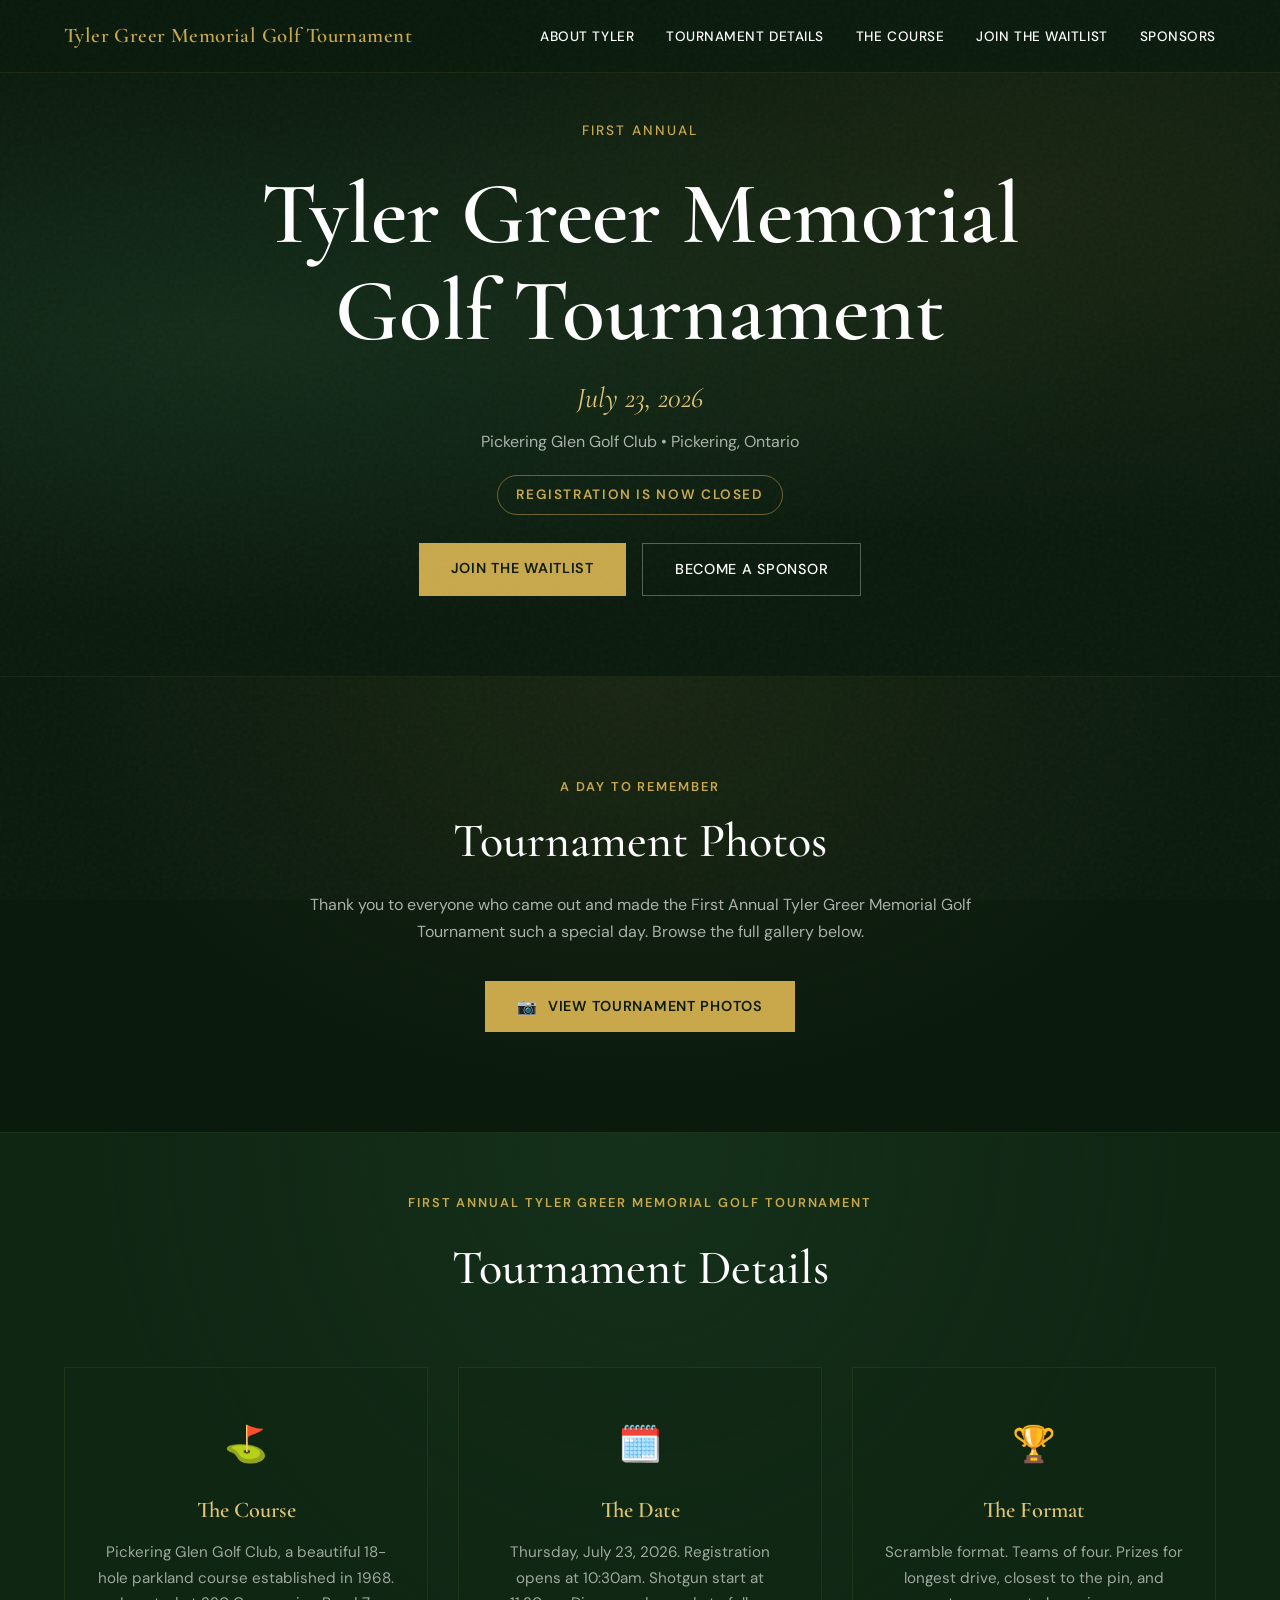
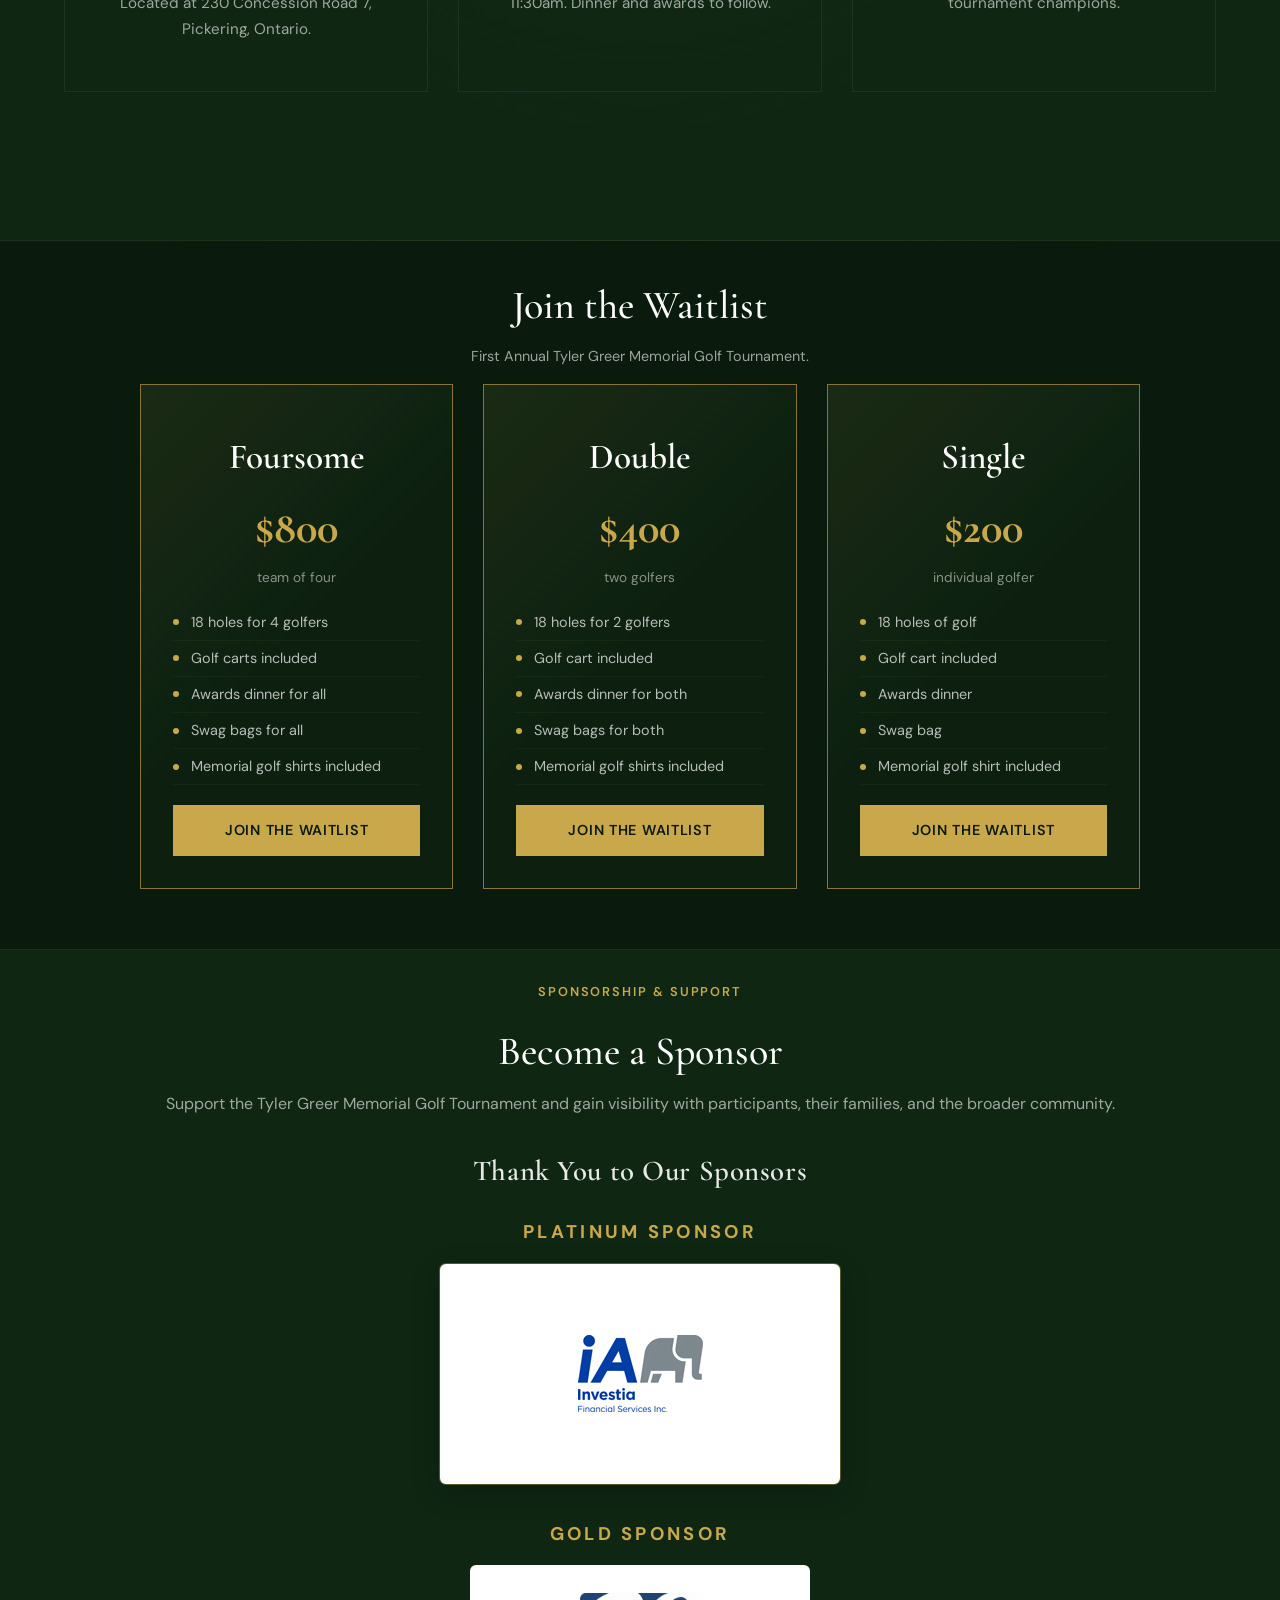
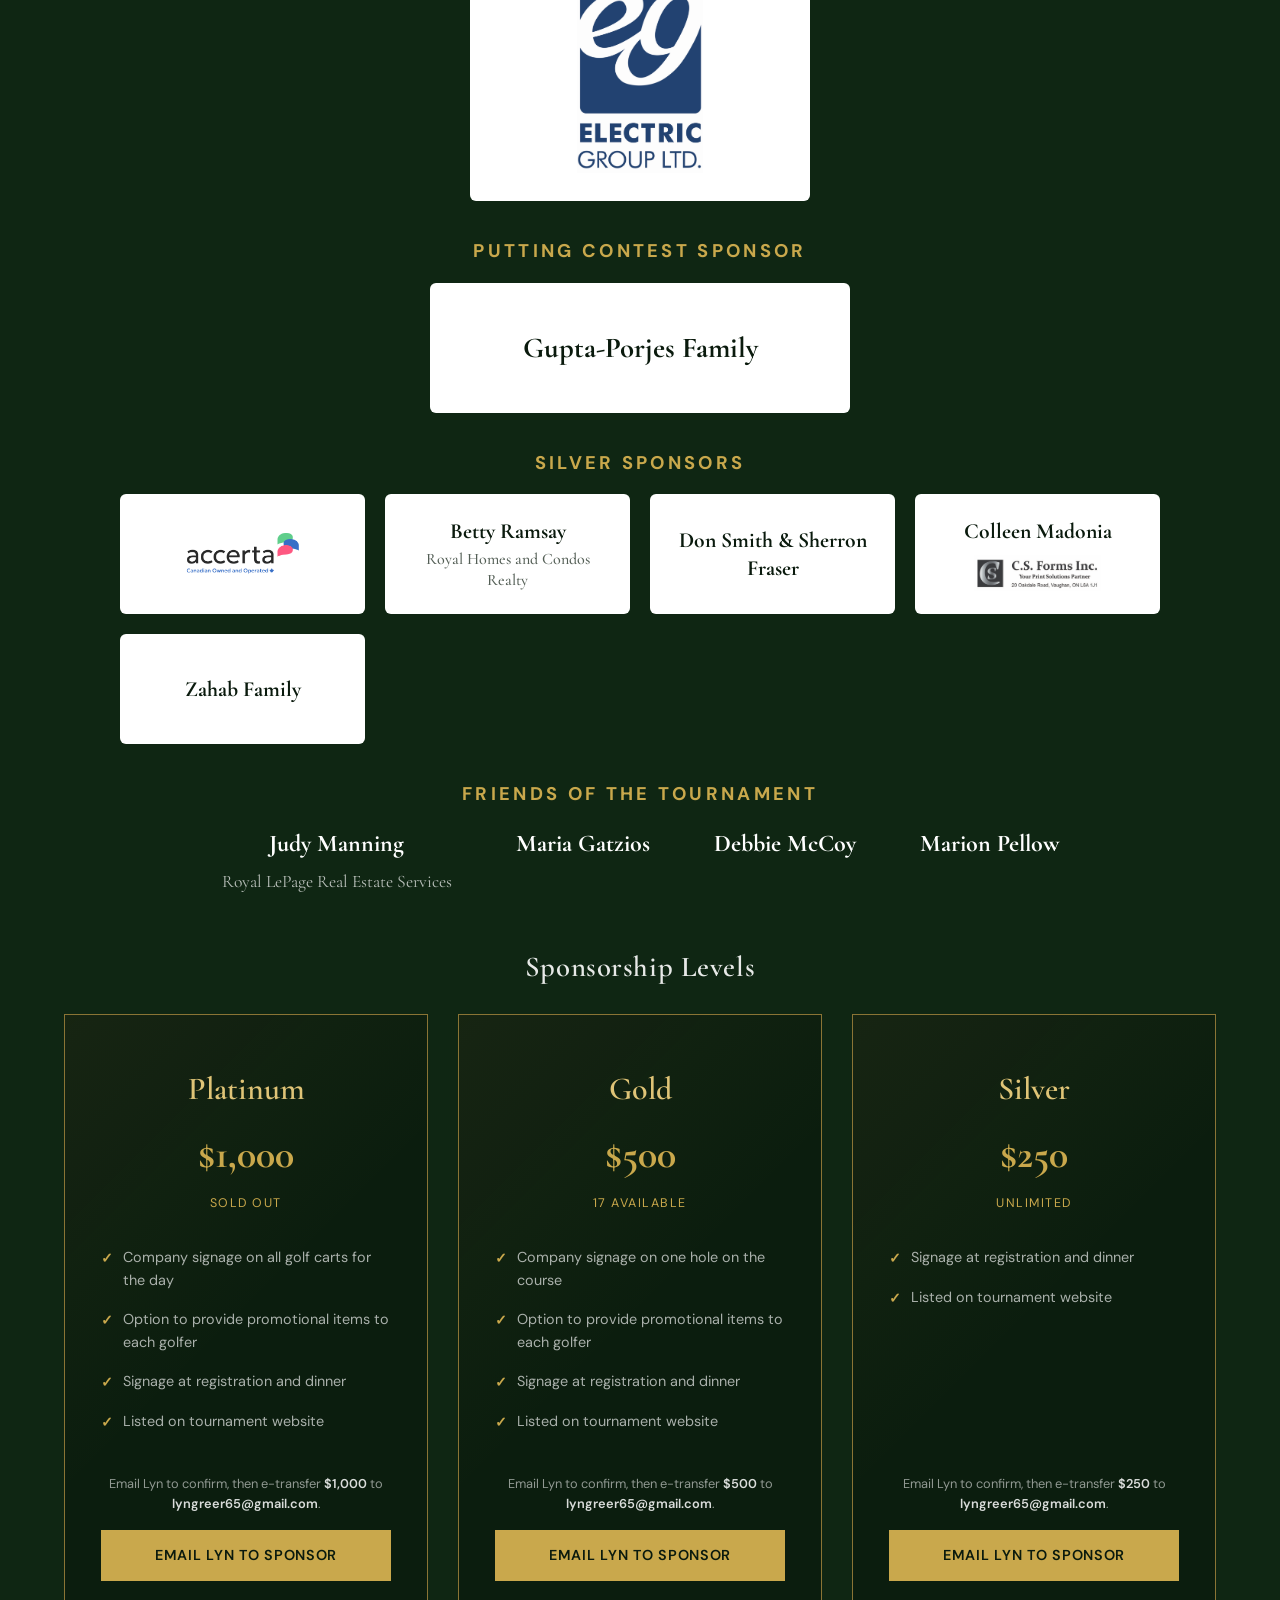
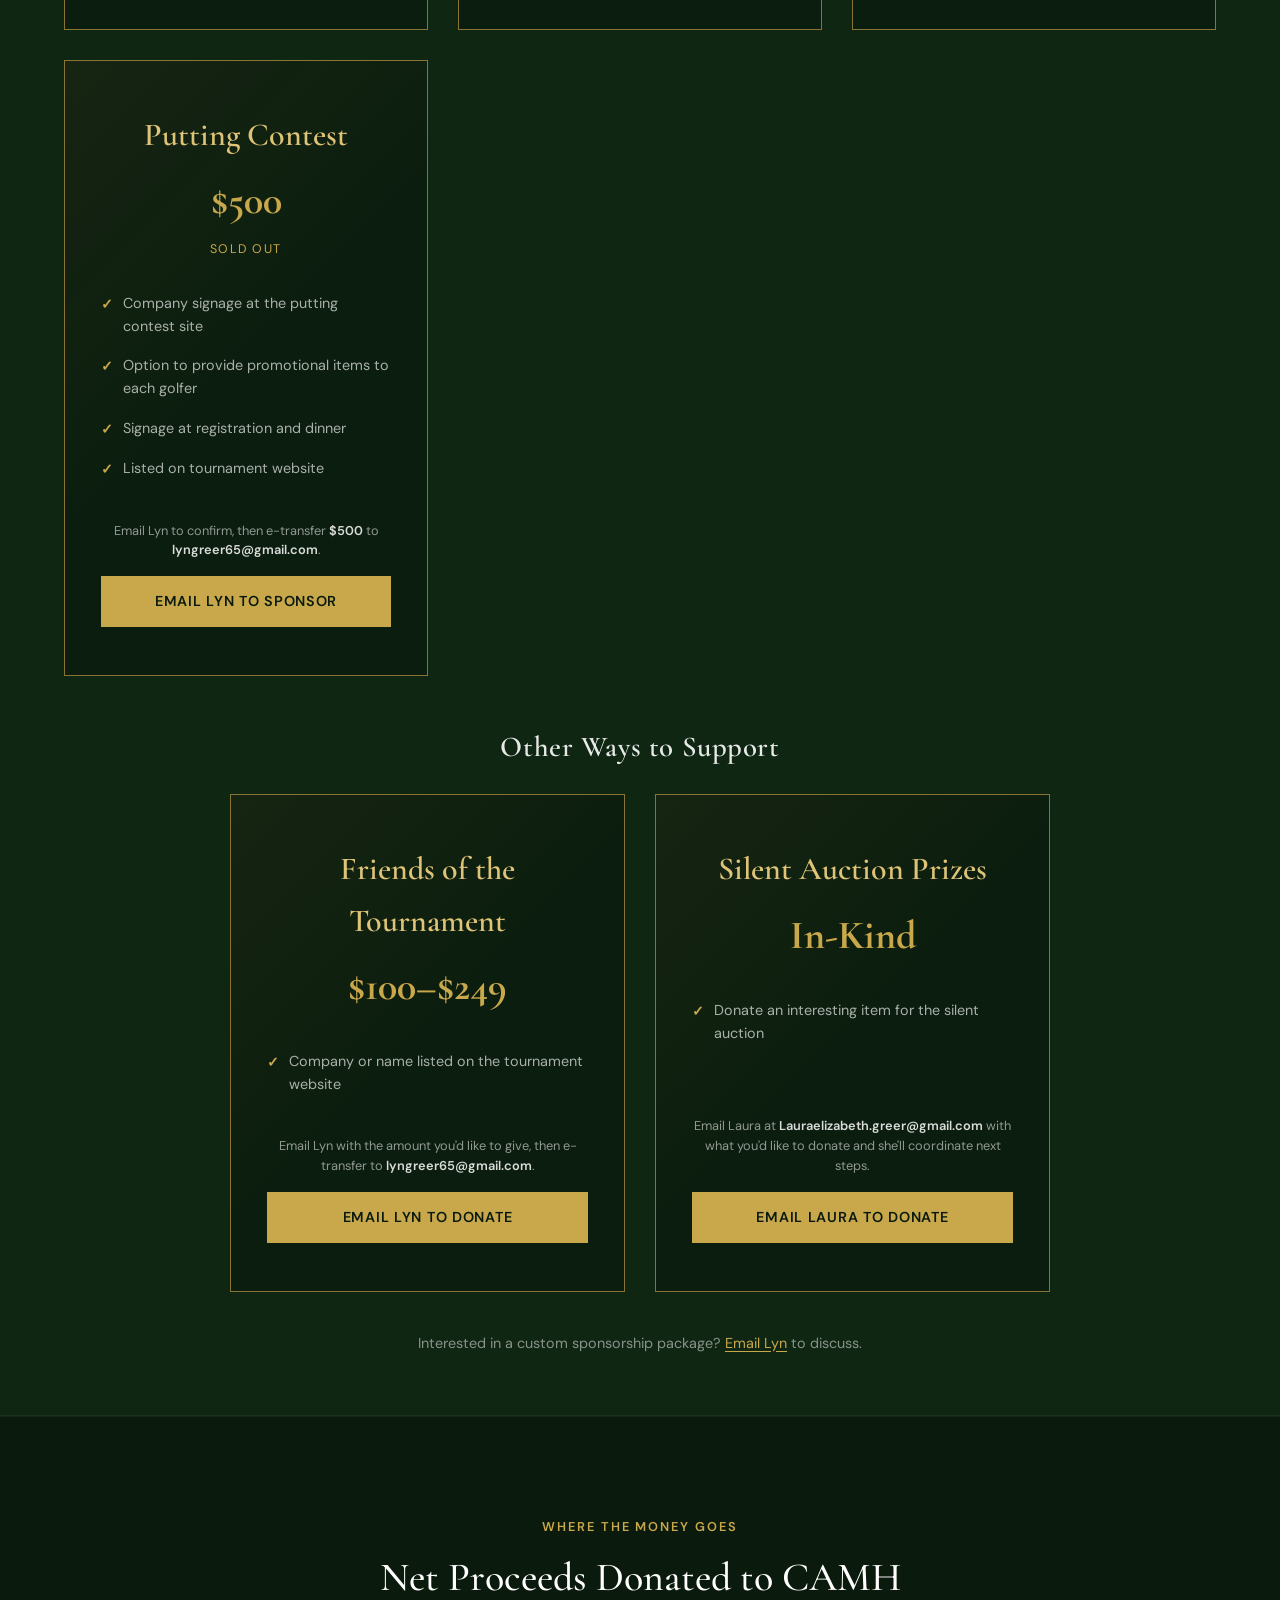
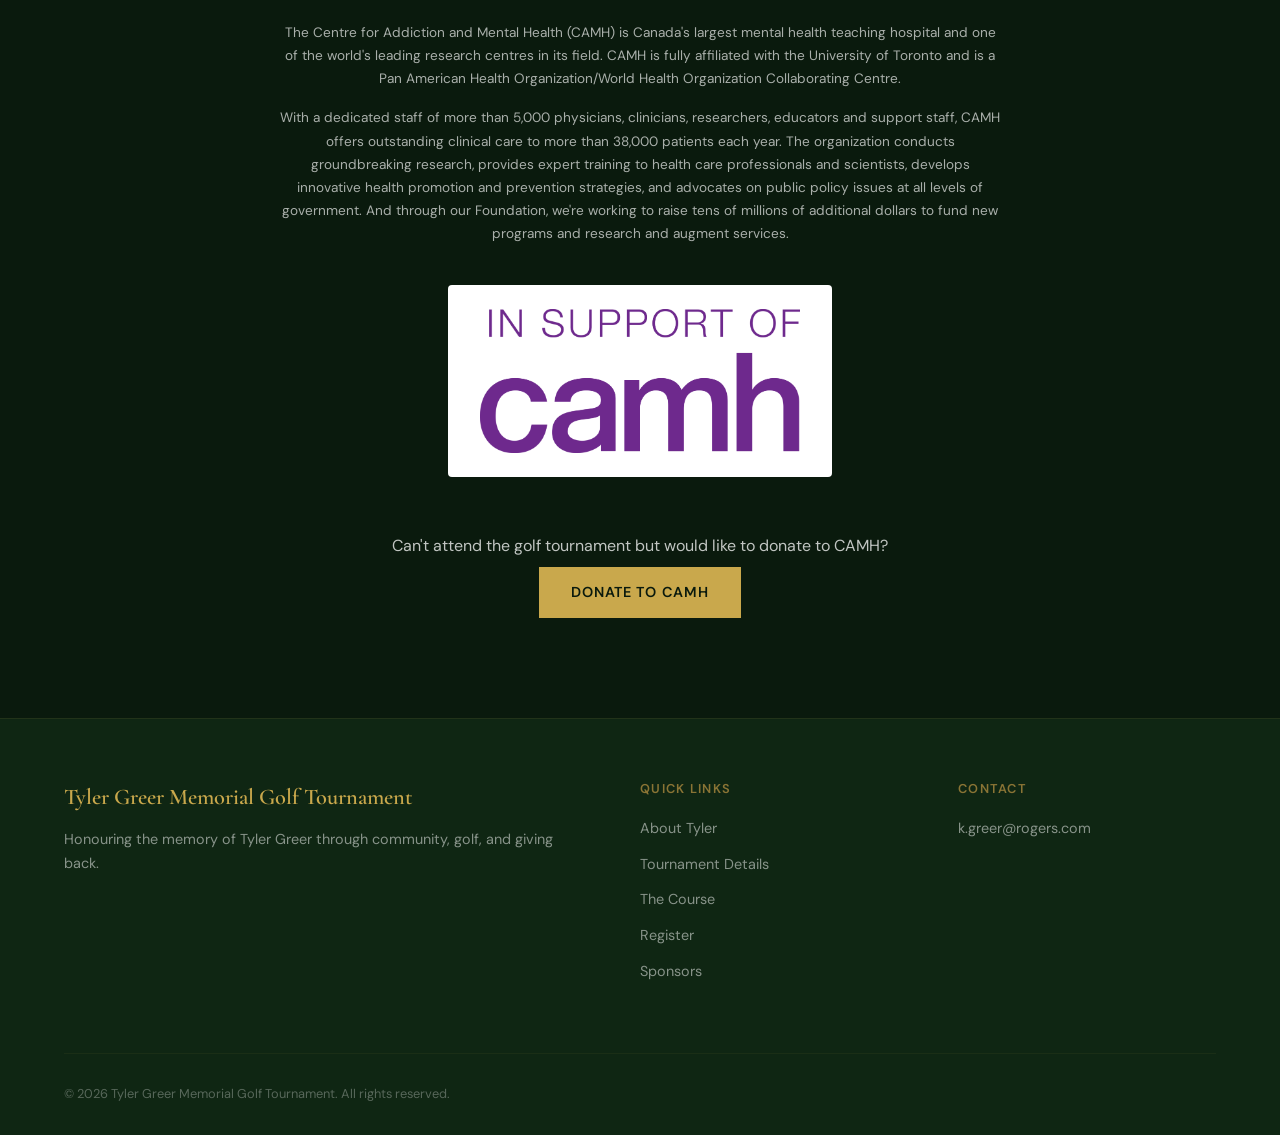
<file: index.html>
<!DOCTYPE html>
<html lang="en">
<head>
  <meta charset="UTF-8">
  <meta name="viewport" content="width=device-width, initial-scale=1.0">
  <title>Tyler Greer Memorial Golf Tournament</title>
  <meta name="robots" content="noindex, nofollow">
  <meta name="description" content="First Annual Tyler Greer Memorial Charity Golf Tournament — July 23, 2026 at Pickering Glen Golf Club.">

  <!-- Fonts -->
  <link rel="preconnect" href="https://fonts.googleapis.com">
  <link rel="preconnect" href="https://fonts.gstatic.com" crossorigin>
  <link href="https://fonts.googleapis.com/css2?family=Cormorant+Garamond:ital,wght@0,400;0,500;0,600;0,700;1,400&family=DM+Sans:wght@400;500;600;700&display=swap" rel="stylesheet">

  <link rel="stylesheet" href="styles.css">
</head>
<body>

  <!-- NAVIGATION -->
  <!-- Update all 3 pages if changing navigation -->
  <header class="header" id="header">
    <nav class="nav">
      <a href="index.html" class="nav-logo">Tyler Greer Memorial Golf Tournament</a>
      <ul class="nav-links" id="navLinks">
        <li><a href="about.html">About Tyler</a></li>
        <li><a href="#tournament">Tournament Details</a></li>
        <li><a href="course.html">The Course</a></li>
        <li><a href="#register">Join the Waitlist</a></li>
        <li><a href="#sponsors">Sponsors</a></li>
      </ul>
      <button class="mobile-toggle" id="mobileToggle" aria-label="Toggle navigation" aria-expanded="false">
        <span></span>
        <span></span>
        <span></span>
      </button>
    </nav>
  </header>

  <!-- TOURNAMENT HERO -->
  <section class="hero hero--tournament" id="hero">
    <div class="hero-content">
      <span class="hero-memorial">First Annual</span>
      <h1 class="hero-title">Tyler Greer Memorial<br>Golf Tournament</h1>
      <p class="hero-date">July 23, 2026</p>
      <p class="hero-venue">Pickering Glen Golf Club &bull; Pickering, Ontario</p>
      <p class="hero-status">Registration is now closed</p>
      <div class="hero-buttons">
        <a href="#register" class="btn-primary">Join the Waitlist</a>
        <a href="#sponsors" class="btn-ghost">Become a Sponsor</a>
      </div>
    </div>
  </section>

  <!-- TOURNAMENT PHOTOS -->
  <section class="recap" id="photos">
    <div class="recap-inner">
      <span class="section-label">A Day to Remember</span>
      <h2>Tournament Photos</h2>
      <p class="recap-text">Thank you to everyone who came out and made the First Annual Tyler Greer Memorial Golf Tournament such a special day. Browse the full gallery below.</p>
      <a href="https://drive.google.com/drive/folders/1puWya4iuQFFOO3vyoA7eXnv0ajT7ElyG" target="_blank" rel="noopener noreferrer" class="btn-primary recap-btn">
        <span class="recap-btn-icon" aria-hidden="true">&#128247;</span> View Tournament Photos
      </a>
    </div>
  </section>

  <!-- TOURNAMENT DETAILS -->
  <section class="details" id="tournament">
    <div class="details-inner">
      <span class="section-label">First Annual Tyler Greer Memorial Golf Tournament</span>
      <h2>Tournament Details</h2>
      <div class="details-grid">
        <div class="detail-card">
          <div class="card-icon">&#9971;</div>
          <h3>The Course</h3>
          <p>Pickering Glen Golf Club, a beautiful 18-hole parkland course established in 1968. Located at 230 Concession Road 7, Pickering, Ontario.</p>
        </div>
        <div class="detail-card">
          <div class="card-icon">&#128467;&#65039;</div>
          <h3>The Date</h3>
          <p>Thursday, July 23, 2026. Registration opens at 10:30am. Shotgun start at 11:30am. Dinner and awards to follow.</p>
        </div>
        <div class="detail-card">
          <div class="card-icon">&#127942;</div>
          <h3>The Format</h3>
          <p>Scramble format. Teams of four. Prizes for longest drive, closest to the pin, and tournament champions.</p>
        </div>
      </div>
    </div>
  </section>

  <!-- REGISTER -->
  <section class="pricing" id="register">
    <div class="pricing-inner">
      <h2>Join the Waitlist</h2>
      <p class="pricing-subtitle">First Annual Tyler Greer Memorial Golf Tournament.</p>
      <div class="pricing-grid">
        <div class="price-card featured">
          <h3>Foursome</h3>
          <div class="price-amount">$800</div>
          <p class="price-note">team of four</p>
          <ul class="price-features">
            <li>18 holes for 4 golfers</li>
            <li>Golf carts included</li>
            <li>Awards dinner for all</li>
            <li>Swag bags for all</li>
            <li>Memorial golf shirts included</li>
          </ul>
          <a href="#" class="btn-primary" data-register="foursome">Join the Waitlist</a>
        </div>
        <div class="price-card featured">
          <h3>Double</h3>
          <div class="price-amount">$400</div>
          <p class="price-note">two golfers</p>
          <ul class="price-features">
            <li>18 holes for 2 golfers</li>
            <li>Golf cart included</li>
            <li>Awards dinner for both</li>
            <li>Swag bags for both</li>
            <li>Memorial golf shirts included</li>
          </ul>
          <a href="#" class="btn-primary" data-register="double">Join the Waitlist</a>
        </div>
        <div class="price-card featured">
          <h3>Single</h3>
          <div class="price-amount">$200</div>
          <p class="price-note">individual golfer</p>
          <ul class="price-features">
            <li>18 holes of golf</li>
            <li>Golf cart included</li>
            <li>Awards dinner</li>
            <li>Swag bag</li>
            <li>Memorial golf shirt included</li>
          </ul>
          <a href="#" class="btn-primary" data-register="single">Join the Waitlist</a>
        </div>
      </div>
    </div>
  </section>

  <!-- SPONSORS -->
  <section class="sponsors" id="sponsors">
    <div class="sponsors-inner">
      <span class="section-label">Sponsorship &amp; Support</span>
      <h2>Become a Sponsor</h2>
      <p class="sponsors-subtitle">Support the Tyler Greer Memorial Golf Tournament and gain visibility with participants, their families, and the broader community.</p>

      <h3 class="sponsor-group-title">Thank You to Our Sponsors</h3>
      <div class="sponsor-recognition">
        <div class="sponsor-recognition-row sponsor-recognition-row--platinum">
          <span class="sponsor-recognition-label">Platinum Sponsor</span>
          <div class="sponsor-recognition-cards sponsor-recognition-cards--featured">
            <div class="sponsor-recognition-card sponsor-recognition-card--featured sponsor-recognition-card--platinum">
              <img src="sponsors/investia.png" alt="Investia">
            </div>
          </div>
        </div>

        <div class="sponsor-recognition-row sponsor-recognition-row--gold">
          <span class="sponsor-recognition-label">Gold Sponsor</span>
          <div class="sponsor-recognition-cards sponsor-recognition-cards--featured">
            <div class="sponsor-recognition-card sponsor-recognition-card--featured">
              <img src="sponsors/electric-group.jpg" alt="Electric Group">
            </div>
          </div>
        </div>

        <div class="sponsor-recognition-row sponsor-recognition-row--putting">
          <span class="sponsor-recognition-label">Putting Contest Sponsor</span>
          <div class="sponsor-recognition-cards sponsor-recognition-cards--featured">
            <div class="sponsor-recognition-card sponsor-recognition-card--text sponsor-recognition-card--contest">
              <span class="sponsor-recognition-name">Gupta-Porjes Family</span>
            </div>
          </div>
        </div>

        <div class="sponsor-recognition-row sponsor-recognition-row--silver">
          <span class="sponsor-recognition-label">Silver Sponsors</span>
          <div class="sponsor-recognition-cards">
            <div class="sponsor-recognition-card">
              <img src="sponsors/accerta.png" alt="Accerta">
            </div>
            <div class="sponsor-recognition-card sponsor-recognition-card--text">
              <span class="sponsor-recognition-name">Betty Ramsay</span>
              <span class="sponsor-recognition-org">Royal Homes and Condos Realty</span>
            </div>
            <div class="sponsor-recognition-card sponsor-recognition-card--text">
              <span class="sponsor-recognition-name">Don Smith &amp; Sherron Fraser</span>
            </div>
            <div class="sponsor-recognition-card sponsor-recognition-card--text sponsor-recognition-card--with-logo">
              <span class="sponsor-recognition-name">Colleen Madonia</span>
              <img class="sponsor-recognition-inline-logo" src="sponsors/cs-forms.jpg" alt="C.S. Forms">
            </div>
            <div class="sponsor-recognition-card sponsor-recognition-card--text">
              <span class="sponsor-recognition-name">Zahab Family</span>
            </div>
          </div>
        </div>

        <div class="sponsor-recognition-row sponsor-recognition-row--friends">
          <span class="sponsor-recognition-label">Friends of the Tournament</span>
          <div class="sponsor-recognition-friends">
            <div class="sponsor-recognition-friend">
              <span class="sponsor-recognition-name">Judy Manning</span>
              <span class="sponsor-recognition-org">Royal LePage Real Estate Services</span>
            </div>
            <div class="sponsor-recognition-friend">
              <span class="sponsor-recognition-name">Maria Gatzios</span>
            </div>
            <div class="sponsor-recognition-friend">
              <span class="sponsor-recognition-name">Debbie McCoy</span>
            </div>
            <div class="sponsor-recognition-friend">
              <span class="sponsor-recognition-name">Marion Pellow</span>
            </div>
          </div>
        </div>
      </div>

      <h3 class="sponsor-group-title">Sponsorship Levels</h3>
      <div class="sponsor-tiers">
        <div class="sponsor-tier featured-sponsor">
          <h3>Platinum</h3>
          <div class="tier-price">$1,000</div>
          <p class="tier-availability">Sold out</p>
          <ul>
            <li>Company signage on all golf carts for the day</li>
            <li>Option to provide promotional items to each golfer</li>
            <li>Signage at registration and dinner</li>
            <li>Listed on tournament website</li>
          </ul>
          <p class="sponsor-tier-note">Email Lyn to confirm, then e-transfer <strong>$1,000</strong> to <strong>lyngreer65@gmail.com</strong>.</p>
          <a href="mailto:lyngreer65@gmail.com?subject=Platinum%20Sponsor%20%E2%80%94%20Tyler%20Greer%20Memorial%20Golf" class="btn-primary">Email Lyn to Sponsor</a>
        </div>
        <div class="sponsor-tier featured-sponsor">
          <h3>Gold</h3>
          <div class="tier-price">$500</div>
          <p class="tier-availability">17 available</p>
          <ul>
            <li>Company signage on one hole on the course</li>
            <li>Option to provide promotional items to each golfer</li>
            <li>Signage at registration and dinner</li>
            <li>Listed on tournament website</li>
          </ul>
          <p class="sponsor-tier-note">Email Lyn to confirm, then e-transfer <strong>$500</strong> to <strong>lyngreer65@gmail.com</strong>.</p>
          <a href="mailto:lyngreer65@gmail.com?subject=Gold%20Sponsor%20%E2%80%94%20Tyler%20Greer%20Memorial%20Golf" class="btn-primary">Email Lyn to Sponsor</a>
        </div>
        <div class="sponsor-tier featured-sponsor">
          <h3>Silver</h3>
          <div class="tier-price">$250</div>
          <p class="tier-availability">Unlimited</p>
          <ul>
            <li>Signage at registration and dinner</li>
            <li>Listed on tournament website</li>
          </ul>
          <p class="sponsor-tier-note">Email Lyn to confirm, then e-transfer <strong>$250</strong> to <strong>lyngreer65@gmail.com</strong>.</p>
          <a href="mailto:lyngreer65@gmail.com?subject=Silver%20Sponsor%20%E2%80%94%20Tyler%20Greer%20Memorial%20Golf" class="btn-primary">Email Lyn to Sponsor</a>
        </div>
        <div class="sponsor-tier featured-sponsor">
          <h3>Putting Contest</h3>
          <div class="tier-price">$500</div>
          <p class="tier-availability">Sold out</p>
          <ul>
            <li>Company signage at the putting contest site</li>
            <li>Option to provide promotional items to each golfer</li>
            <li>Signage at registration and dinner</li>
            <li>Listed on tournament website</li>
          </ul>
          <p class="sponsor-tier-note">Email Lyn to confirm, then e-transfer <strong>$500</strong> to <strong>lyngreer65@gmail.com</strong>.</p>
          <a href="mailto:lyngreer65@gmail.com?subject=Putting%20Contest%20Sponsor%20%E2%80%94%20Tyler%20Greer%20Memorial%20Golf" class="btn-primary">Email Lyn to Sponsor</a>
        </div>
      </div>

      <h3 class="sponsor-group-title">Other Ways to Support</h3>
      <div class="sponsor-tiers sponsor-tiers--two">
        <div class="sponsor-tier featured-sponsor">
          <h3>Friends of the Tournament</h3>
          <div class="tier-price">$100&ndash;$249</div>
          <ul>
            <li>Company or name listed on the tournament website</li>
          </ul>
          <p class="sponsor-tier-note">Email Lyn with the amount you'd like to give, then e-transfer to <strong>lyngreer65@gmail.com</strong>.</p>
          <a href="mailto:lyngreer65@gmail.com?subject=Friend%20of%20the%20Tournament%20%E2%80%94%20Tyler%20Greer%20Memorial%20Golf" class="btn-primary">Email Lyn to Donate</a>
        </div>
        <div class="sponsor-tier featured-sponsor">
          <h3>Silent Auction Prizes</h3>
          <div class="tier-price">In-Kind</div>
          <ul>
            <li>Donate an interesting item for the silent auction</li>
          </ul>
          <p class="sponsor-tier-note">Email Laura at <strong>Lauraelizabeth.greer@gmail.com</strong> with what you'd like to donate and she'll coordinate next steps.</p>
          <a href="mailto:Lauraelizabeth.greer@gmail.com?subject=Silent%20Auction%20Prize%20%E2%80%94%20Tyler%20Greer%20Memorial%20Golf" class="btn-primary">Email Laura to Donate</a>
        </div>
      </div>

      <div class="sponsors-note">
        <p>Interested in a custom sponsorship package? <a href="mailto:lyngreer65@gmail.com">Email Lyn</a> to discuss.</p>
      </div>
    </div>
  </section>

  <!-- PROCEEDS TO CAMH -->
  <section class="proceeds" id="proceeds">
    <div class="proceeds-inner">
      <span class="section-label">Where the Money Goes</span>
      <h2>Net Proceeds Donated to CAMH</h2>
      <p>The Centre for Addiction and Mental Health (CAMH) is Canada's largest mental health teaching hospital and one of the world's leading research centres in its field. CAMH is fully affiliated with the University of Toronto and is a Pan American Health Organization/World Health Organization Collaborating Centre.</p>
      <p>With a dedicated staff of more than 5,000 physicians, clinicians, researchers, educators and support staff, CAMH offers outstanding clinical care to more than 38,000 patients each year. The organization conducts groundbreaking research, provides expert training to health care professionals and scientists, develops innovative health promotion and prevention strategies, and advocates on public policy issues at all levels of government. And through our Foundation, we're working to raise tens of millions of additional dollars to fund new programs and research and augment services.</p>
      <a href="https://www.camh.ca/" target="_blank" rel="noopener noreferrer" class="proceeds-logo" aria-label="Centre for Addiction and Mental Health">
        <img src="camh-logo.png" alt="CAMH &mdash; Centre for Addiction and Mental Health">
      </a>
      <div class="proceeds-cta">
        <p class="proceeds-cta-text">Can't attend the golf tournament but would like to donate to CAMH?</p>
        <a href="https://fundraise.camh.ca/fundraisers/lyngreer/tyler-greer-memorial-golf-tournament" target="_blank" rel="noopener noreferrer" class="btn-primary">Donate to CAMH</a>
      </div>
    </div>
  </section>

  <!-- REGISTRATION MODAL -->
  <div class="register-modal" id="registerModal" aria-hidden="true">
    <div class="register-modal-overlay"></div>
    <div class="register-modal-card" role="dialog" aria-modal="true" aria-labelledby="registerModalTitle">
      <button type="button" class="register-modal-close" data-close-modal aria-label="Close registration form">&times;</button>

      <div class="register-modal-body" id="registerModalBody">
        <span class="section-label" id="registerModalLabel">Register</span>
        <h2 id="registerModalTitle">Register Foursome</h2>
        <p class="register-modal-subtitle" id="registerModalSubtitle">$800 &mdash; team of four</p>

        <form id="registrationForm" novalidate>
          <div id="golferFieldsets"></div>
          <!-- Spam trap: hidden from people, bots tend to fill it in -->
          <div class="register-hp" aria-hidden="true">
            <label for="regWebsite">Leave this field empty</label>
            <input id="regWebsite" name="website" type="text" tabindex="-1" autocomplete="off">
          </div>
          <div class="register-error" id="registerError"></div>
          <button type="submit" class="btn-primary register-submit" id="registerSubmit">Join Waitlist</button>
        </form>
      </div>

      <div class="register-modal-success" id="registerSuccess" hidden>
        <span class="section-label">Request Received</span>
        <h2 id="successTitle">You're on the waitlist!</h2>
        <p id="successCopy"></p>
        <button type="button" class="btn-primary" data-close-modal>Close</button>
      </div>
    </div>
  </div>

  <!-- FOOTER -->
  <!-- Update all 3 pages if changing navigation -->
  <footer class="footer">
    <div class="footer-inner">
      <div class="footer-brand">
        <h3>Tyler Greer Memorial Golf Tournament</h3>
        <p>Honouring the memory of Tyler Greer through community, golf, and giving back.</p>
      </div>
      <div class="footer-col">
        <h4>Quick Links</h4>
        <ul>
          <li><a href="about.html">About Tyler</a></li>
          <li><a href="#tournament">Tournament Details</a></li>
          <li><a href="course.html">The Course</a></li>
          <li><a href="#register">Register</a></li>
          <li><a href="#sponsors">Sponsors</a></li>
        </ul>
      </div>
      <div class="footer-col">
        <h4>Contact</h4>
        <ul>
          <li><a href="mailto:k.greer@rogers.com">k.greer@rogers.com</a></li>
        </ul>
      </div>
    </div>
    <div class="footer-bottom">
      <span>&copy; <span id="yearEl"></span> Tyler Greer Memorial Golf Tournament. All rights reserved.</span>
    </div>
  </footer>

  <script src="script.js"></script>
  <script src="register.js"></script>
</body>
</html>
</file>
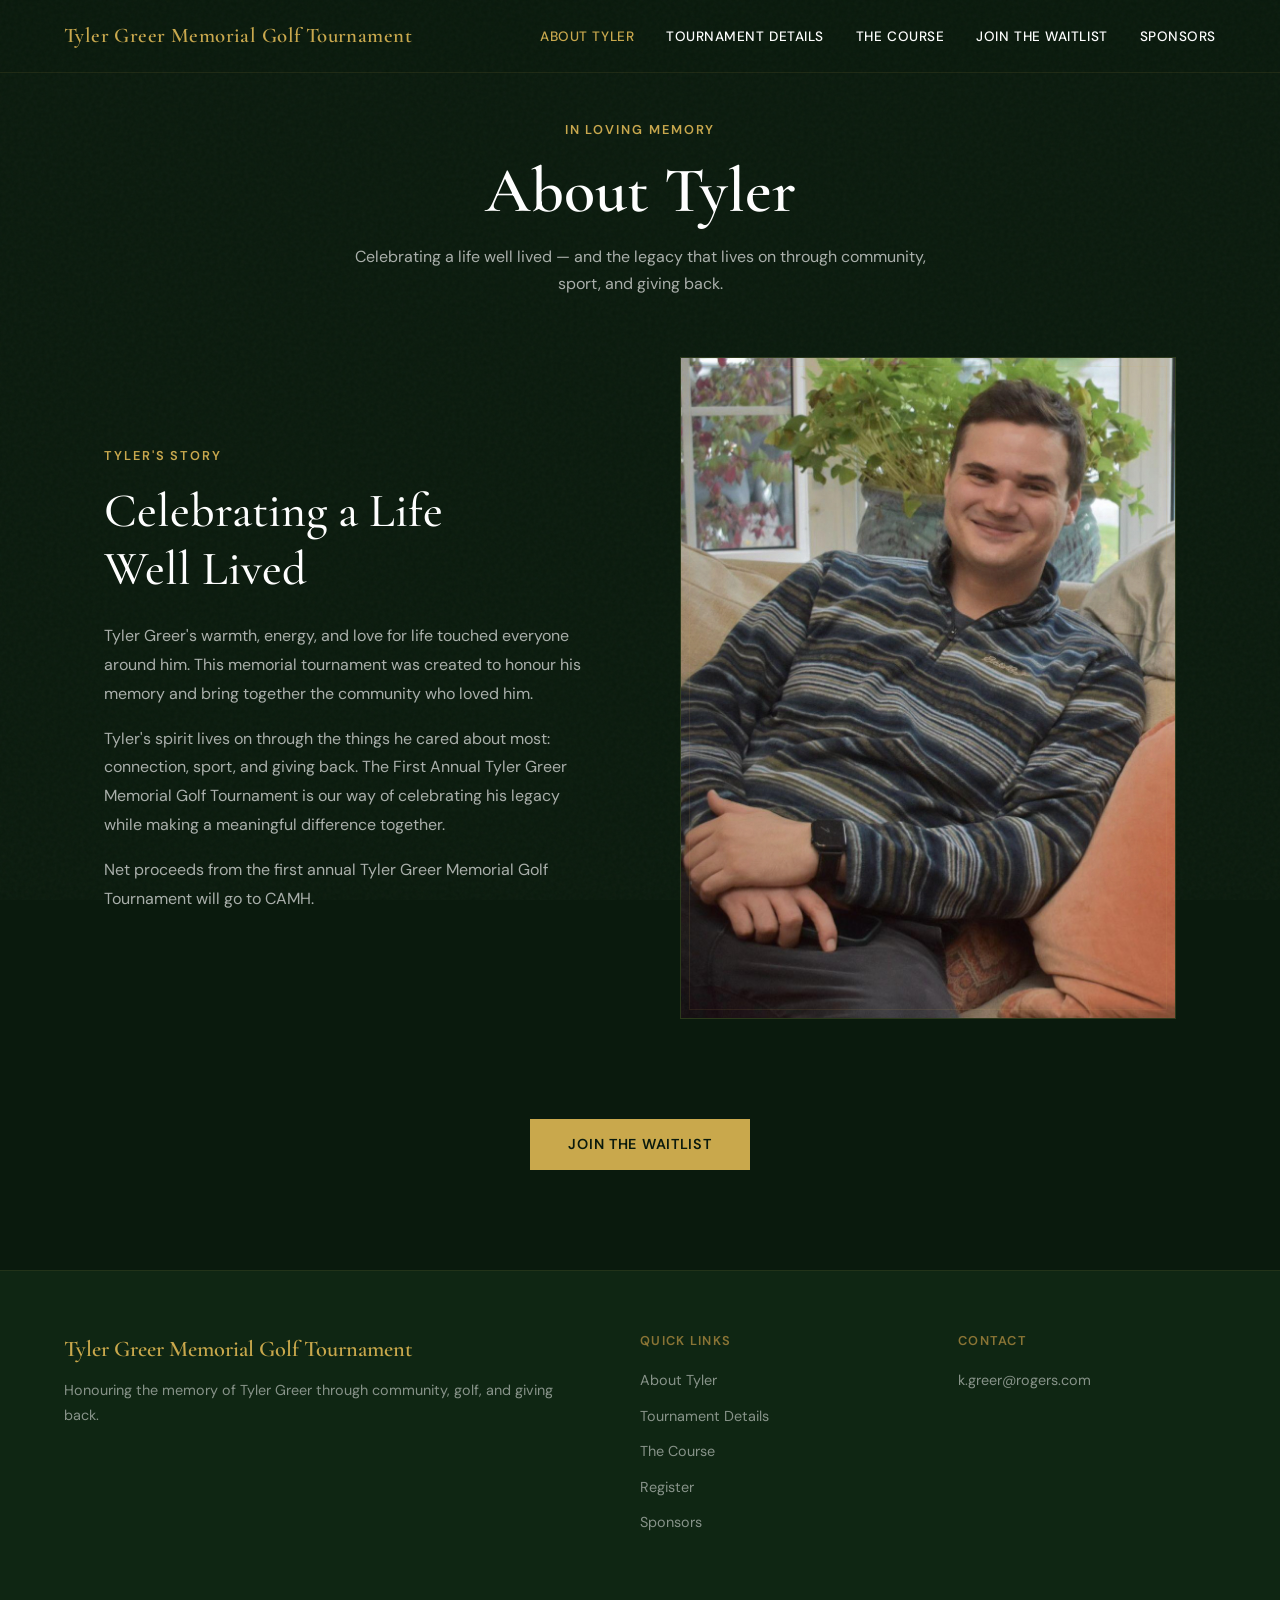
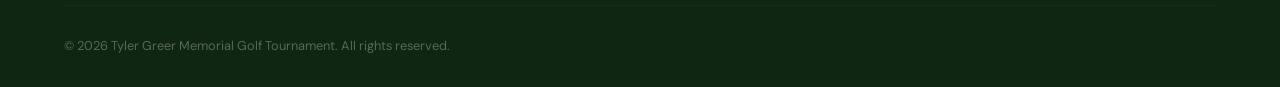
<file: about.html>
<!DOCTYPE html>
<html lang="en">
<head>
  <meta charset="UTF-8">
  <meta name="viewport" content="width=device-width, initial-scale=1.0">
  <title>About Tyler | Tyler Greer Memorial</title>
  <meta name="robots" content="noindex, nofollow">
  <meta name="description" content="Honouring the memory of Tyler Greer through community, sport, and giving back.">

  <!-- Fonts -->
  <link rel="preconnect" href="https://fonts.googleapis.com">
  <link rel="preconnect" href="https://fonts.gstatic.com" crossorigin>
  <link href="https://fonts.googleapis.com/css2?family=Cormorant+Garamond:ital,wght@0,400;0,500;0,600;0,700;1,400&family=DM+Sans:wght@400;500;600;700&display=swap" rel="stylesheet">

  <link rel="stylesheet" href="styles.css">

  <style>
    .about-page-hero {
      padding: 120px clamp(20px, 5vw, 80px) 40px;
      text-align: center;
    }

    .about-page-hero .section-label {
      margin-bottom: 16px;
    }

    .about-page-hero h1 {
      font-family: 'Cormorant Garamond', Georgia, serif;
      font-size: clamp(2.5rem, 5vw, 4rem);
      font-weight: 600;
      line-height: 1.1;
      margin-bottom: 16px;
    }

    .about-page-hero p {
      color: rgba(255, 255, 255, 0.65);
      max-width: 600px;
      margin: 0 auto;
      font-size: 1rem;
      line-height: 1.7;
    }

    .about.about--page {
      padding-top: 20px;
      padding-bottom: clamp(60px, 8vw, 100px);
    }

    .about-cta {
      text-align: center;
      padding: 0 clamp(20px, 5vw, 80px) clamp(60px, 8vw, 100px);
    }

    .about-cta .btn-primary {
      display: inline-block;
      min-width: 220px;
    }

    @media (max-width: 768px) {
      .about-page-hero {
        padding: 100px 20px 24px;
      }

      .about.about--page {
        grid-template-columns: 1fr !important;
        gap: 40px !important;
      }

      .about-photo {
        max-width: 360px;
        margin: 0 auto;
      }
    }
  </style>
</head>
<body>

  <!-- NAVIGATION -->
  <header class="header" id="header">
    <nav class="nav">
      <a href="index.html" class="nav-logo">Tyler Greer Memorial Golf Tournament</a>
      <ul class="nav-links" id="navLinks">
        <li><a href="about.html" class="active">About Tyler</a></li>
        <li><a href="index.html#tournament">Tournament Details</a></li>
        <li><a href="course.html">The Course</a></li>
        <li><a href="index.html#register">Join the Waitlist</a></li>
        <li><a href="index.html#sponsors">Sponsors</a></li>
      </ul>
      <button class="mobile-toggle" id="mobileToggle" aria-label="Toggle navigation" aria-expanded="false">
        <span></span>
        <span></span>
        <span></span>
      </button>
    </nav>
  </header>

  <!-- ABOUT HERO -->
  <section class="about-page-hero">
    <span class="section-label">In Loving Memory</span>
    <h1>About Tyler</h1>
    <p>Celebrating a life well lived &mdash; and the legacy that lives on through community, sport, and giving back.</p>
  </section>

  <!-- ABOUT TYLER -->
  <section class="about about--page" id="about">
    <div class="about-text">
      <span class="section-label">Tyler's Story</span>
      <h2>Celebrating a Life<br>Well Lived</h2>
      <p>Tyler Greer's warmth, energy, and love for life touched everyone around him. This memorial tournament was created to honour his memory and bring together the community who loved him.</p>
      <p>Tyler's spirit lives on through the things he cared about most: connection, sport, and giving back. The First Annual Tyler Greer Memorial Golf Tournament is our way of celebrating his legacy while making a meaningful difference together.</p>
      <p>Net proceeds from the first annual Tyler Greer Memorial Golf Tournament will go to CAMH.</p>
    </div>
    <div class="about-photo">
      <img src="tyler.jpeg" alt="Tyler Greer">
    </div>
  </section>

  <!-- CTA -->
  <section class="about-cta">
    <a href="index.html#register" class="btn-primary">Join the Waitlist</a>
  </section>

  <!-- FOOTER -->
  <footer class="footer">
    <div class="footer-inner">
      <div class="footer-brand">
        <h3>Tyler Greer Memorial Golf Tournament</h3>
        <p>Honouring the memory of Tyler Greer through community, golf, and giving back.</p>
      </div>
      <div class="footer-col">
        <h4>Quick Links</h4>
        <ul>
          <li><a href="about.html">About Tyler</a></li>
          <li><a href="index.html#tournament">Tournament Details</a></li>
          <li><a href="course.html">The Course</a></li>
          <li><a href="index.html#register">Register</a></li>
          <li><a href="index.html#sponsors">Sponsors</a></li>
        </ul>
      </div>
      <div class="footer-col">
        <h4>Contact</h4>
        <ul>
          <li><a href="mailto:k.greer@rogers.com">k.greer@rogers.com</a></li>
        </ul>
      </div>
    </div>
    <div class="footer-bottom">
      <span>&copy; <span id="yearEl"></span> Tyler Greer Memorial Golf Tournament. All rights reserved.</span>
    </div>
  </footer>

  <script src="script.js"></script>
</body>
</html>
</file>
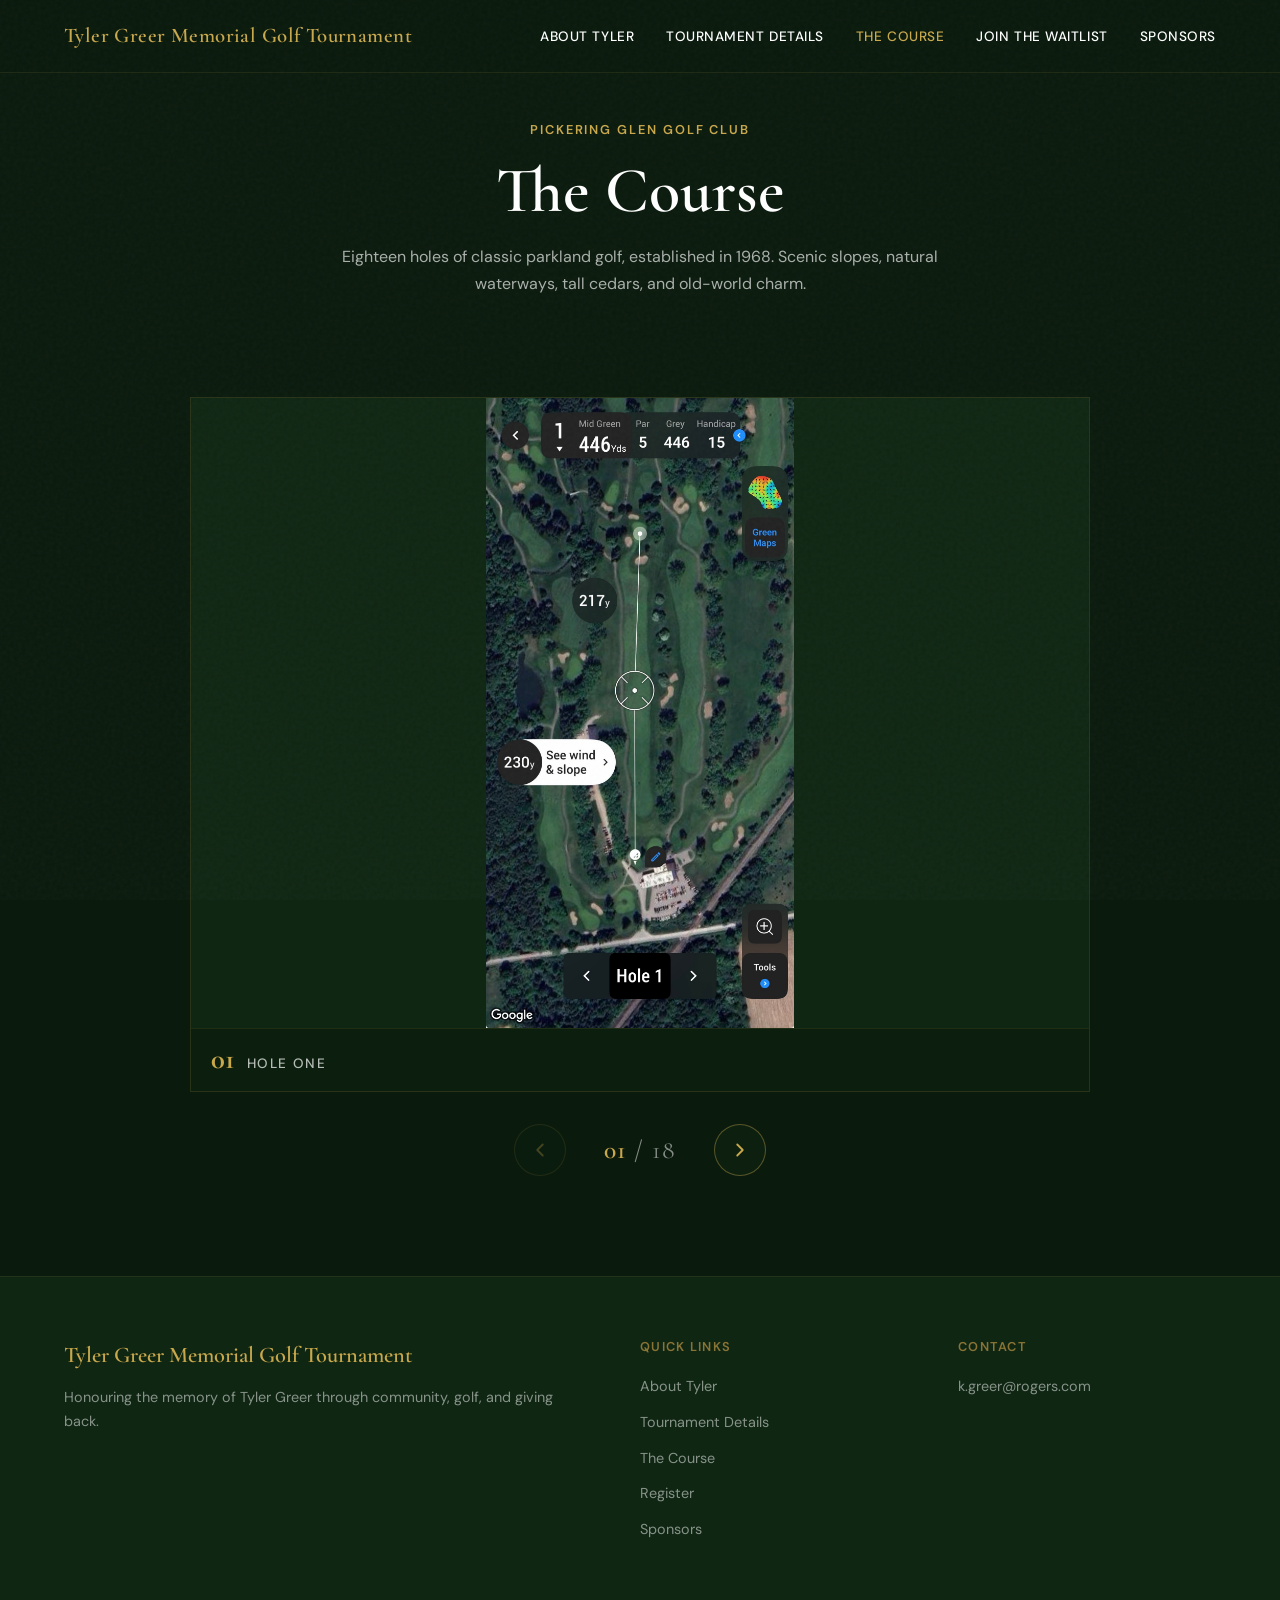
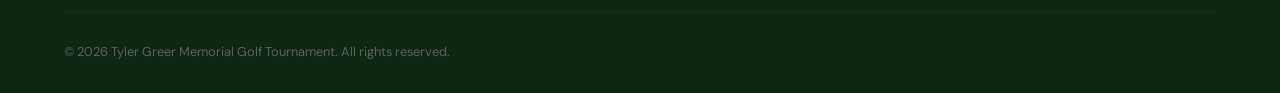
<file: course.html>
<!DOCTYPE html>
<html lang="en">
<head>
  <meta charset="UTF-8">
  <meta name="viewport" content="width=device-width, initial-scale=1.0">
  <title>The Course | Tyler Greer Memorial</title>
  <meta name="robots" content="noindex, nofollow">
  <meta name="description" content="Pickering Glen Golf Club - all 18 holes of the Tyler Greer Memorial Golf Tournament course.">

  <!-- Fonts -->
  <link rel="preconnect" href="https://fonts.googleapis.com">
  <link rel="preconnect" href="https://fonts.gstatic.com" crossorigin>
  <link href="https://fonts.googleapis.com/css2?family=Cormorant+Garamond:ital,wght@0,400;0,500;0,600;0,700;1,400&family=DM+Sans:wght@400;500;600;700&display=swap" rel="stylesheet">

  <link rel="stylesheet" href="styles.css">

  <style>
    .course-hero {
      padding: 120px clamp(20px, 5vw, 80px) 60px;
      text-align: center;
    }

    .course-hero .section-label {
      margin-bottom: 16px;
    }

    .course-hero h1 {
      font-family: 'Cormorant Garamond', Georgia, serif;
      font-size: clamp(2.5rem, 5vw, 4rem);
      font-weight: 600;
      line-height: 1.1;
      margin-bottom: 16px;
    }

    .course-hero p {
      color: rgba(255, 255, 255, 0.65);
      max-width: 600px;
      margin: 0 auto;
      font-size: 1rem;
      line-height: 1.7;
    }

    .course-gallery {
      padding: 40px clamp(20px, 5vw, 80px) clamp(60px, 8vw, 100px);
      margin: 0 auto;
    }

    /* Legacy grid hidden - carousel is primary experience */
    .holes-grid {
      display: none;
    }

    .hole-card {
      background: rgba(15, 38, 19, 0.4);
      border: 1px solid rgba(201, 168, 76, 0.15);
      overflow: hidden;
    }

    .hole-image {
      overflow: hidden;
      background: var(--dark-green);
      display: flex;
      align-items: center;
      justify-content: center;
      max-height: 70vh;
    }

    .hole-image img {
      max-width: 100%;
      max-height: 70vh;
      width: auto;
      height: auto;
      display: block;
    }

    .hole-label {
      padding: 16px 20px;
      display: flex;
      align-items: baseline;
      gap: 12px;
      border-top: 1px solid rgba(201, 168, 76, 0.1);
    }

    .hole-number {
      font-family: 'Cormorant Garamond', Georgia, serif;
      font-size: 1.8rem;
      font-weight: 700;
      color: var(--gold);
      line-height: 1;
    }

    .hole-title {
      font-size: 0.85rem;
      font-weight: 500;
      letter-spacing: 0.1em;
      text-transform: uppercase;
      color: rgba(255, 255, 255, 0.7);
    }

    /* Carousel (all screen sizes) */
    .holes-carousel {
      display: block;
      position: relative;
      max-width: 900px;
      margin: 0 auto;
    }

    .carousel-track {
      display: flex;
      overflow-x: auto;
      scroll-snap-type: x mandatory;
      scroll-behavior: smooth;
      -webkit-overflow-scrolling: touch;
      scrollbar-width: none;
    }

    .carousel-track::-webkit-scrollbar {
      display: none;
    }

    .carousel-slide {
      flex: 0 0 100%;
      scroll-snap-align: center;
    }

    .carousel-controls {
      display: flex;
      align-items: center;
      justify-content: center;
      gap: 24px;
      margin-top: 32px;
    }

    .carousel-btn {
      width: 52px;
      height: 52px;
      border: 1px solid rgba(201, 168, 76, 0.4);
      background: rgba(15, 38, 19, 0.6);
      color: var(--gold);
      border-radius: 50%;
      cursor: pointer;
      display: flex;
      align-items: center;
      justify-content: center;
      transition: all 0.3s var(--ease-out);
      flex-shrink: 0;
    }

    .carousel-btn:hover,
    .carousel-btn:active {
      background: var(--gold);
      color: var(--deep-green);
      border-color: var(--gold);
    }

    .carousel-btn:disabled {
      opacity: 0.3;
      cursor: not-allowed;
    }

    .carousel-btn:disabled:hover {
      background: rgba(15, 38, 19, 0.6);
      color: var(--gold);
    }

    .carousel-btn svg {
      width: 22px;
      height: 22px;
    }

    .carousel-counter {
      font-family: 'Cormorant Garamond', Georgia, serif;
      font-size: 1.6rem;
      font-weight: 600;
      color: var(--gold);
      min-width: 100px;
      text-align: center;
      letter-spacing: 0.05em;
    }

    .carousel-counter .counter-total {
      color: rgba(255, 255, 255, 0.5);
      font-weight: 400;
    }

    @media (max-width: 768px) {
      .course-hero {
        padding: 100px 20px 30px;
      }

      .course-gallery {
        padding: 20px 20px 60px;
      }

      .carousel-btn {
        width: 48px;
        height: 48px;
      }

      .carousel-counter {
        font-size: 1.4rem;
        min-width: 80px;
      }
    }
  </style>
</head>
<body>

  <!-- NAVIGATION -->
  <header class="header" id="header">
    <nav class="nav">
      <a href="index.html" class="nav-logo">Tyler Greer Memorial Golf Tournament</a>
      <ul class="nav-links" id="navLinks">
        <li><a href="about.html">About Tyler</a></li>
        <li><a href="index.html#tournament">Tournament Details</a></li>
        <li><a href="course.html" class="active">The Course</a></li>
        <li><a href="index.html#register">Join the Waitlist</a></li>
        <li><a href="index.html#sponsors">Sponsors</a></li>
      </ul>
      <button class="mobile-toggle" id="mobileToggle" aria-label="Toggle navigation" aria-expanded="false">
        <span></span>
        <span></span>
        <span></span>
      </button>
    </nav>
  </header>

  <!-- COURSE HERO -->
  <section class="course-hero">
    <span class="section-label">Pickering Glen Golf Club</span>
    <h1>The Course</h1>
    <p>Eighteen holes of classic parkland golf, established in 1968. Scenic slopes, natural waterways, tall cedars, and old-world charm.</p>
  </section>

  <!-- HOLES GALLERY -->
  <section class="course-gallery">
    <div class="holes-grid">
      <div class="hole-card">
        <div class="hole-image"><img src="course-photos/hole-1.jpg" alt="Hole 1 at Pickering Glen Golf Club"></div>
        <div class="hole-label"><span class="hole-number">01</span><span class="hole-title">Hole One</span></div>
      </div>
      <div class="hole-card">
        <div class="hole-image"><img src="course-photos/hole-2.jpg" alt="Hole 2 at Pickering Glen Golf Club"></div>
        <div class="hole-label"><span class="hole-number">02</span><span class="hole-title">Hole Two</span></div>
      </div>
      <div class="hole-card">
        <div class="hole-image"><img src="course-photos/hole-3.jpg" alt="Hole 3 at Pickering Glen Golf Club"></div>
        <div class="hole-label"><span class="hole-number">03</span><span class="hole-title">Hole Three</span></div>
      </div>
      <div class="hole-card">
        <div class="hole-image"><img src="course-photos/hole-4.jpg" alt="Hole 4 at Pickering Glen Golf Club"></div>
        <div class="hole-label"><span class="hole-number">04</span><span class="hole-title">Hole Four</span></div>
      </div>
      <div class="hole-card">
        <div class="hole-image"><img src="course-photos/hole-5.jpg" alt="Hole 5 at Pickering Glen Golf Club"></div>
        <div class="hole-label"><span class="hole-number">05</span><span class="hole-title">Hole Five</span></div>
      </div>
      <div class="hole-card">
        <div class="hole-image"><img src="course-photos/hole-6.jpg" alt="Hole 6 at Pickering Glen Golf Club"></div>
        <div class="hole-label"><span class="hole-number">06</span><span class="hole-title">Hole Six</span></div>
      </div>
      <div class="hole-card">
        <div class="hole-image"><img src="course-photos/hole-7.jpg" alt="Hole 7 at Pickering Glen Golf Club"></div>
        <div class="hole-label"><span class="hole-number">07</span><span class="hole-title">Hole Seven</span></div>
      </div>
      <div class="hole-card">
        <div class="hole-image"><img src="course-photos/hole-8.jpg" alt="Hole 8 at Pickering Glen Golf Club"></div>
        <div class="hole-label"><span class="hole-number">08</span><span class="hole-title">Hole Eight</span></div>
      </div>
      <div class="hole-card">
        <div class="hole-image"><img src="course-photos/hole-9.jpg" alt="Hole 9 at Pickering Glen Golf Club"></div>
        <div class="hole-label"><span class="hole-number">09</span><span class="hole-title">Hole Nine</span></div>
      </div>
      <div class="hole-card">
        <div class="hole-image"><img src="course-photos/hole-10.jpg" alt="Hole 10 at Pickering Glen Golf Club"></div>
        <div class="hole-label"><span class="hole-number">10</span><span class="hole-title">Hole Ten</span></div>
      </div>
      <div class="hole-card">
        <div class="hole-image"><img src="course-photos/hole-11.jpg" alt="Hole 11 at Pickering Glen Golf Club"></div>
        <div class="hole-label"><span class="hole-number">11</span><span class="hole-title">Hole Eleven</span></div>
      </div>
      <div class="hole-card">
        <div class="hole-image"><img src="course-photos/hole-12.jpg" alt="Hole 12 at Pickering Glen Golf Club"></div>
        <div class="hole-label"><span class="hole-number">12</span><span class="hole-title">Hole Twelve</span></div>
      </div>
      <div class="hole-card">
        <div class="hole-image"><img src="course-photos/hole-13.jpg" alt="Hole 13 at Pickering Glen Golf Club"></div>
        <div class="hole-label"><span class="hole-number">13</span><span class="hole-title">Hole Thirteen</span></div>
      </div>
      <div class="hole-card">
        <div class="hole-image"><img src="course-photos/hole-14.jpg" alt="Hole 14 at Pickering Glen Golf Club"></div>
        <div class="hole-label"><span class="hole-number">14</span><span class="hole-title">Hole Fourteen</span></div>
      </div>
      <div class="hole-card">
        <div class="hole-image"><img src="course-photos/hole-15.jpg" alt="Hole 15 at Pickering Glen Golf Club"></div>
        <div class="hole-label"><span class="hole-number">15</span><span class="hole-title">Hole Fifteen</span></div>
      </div>
      <div class="hole-card">
        <div class="hole-image"><img src="course-photos/hole-16.jpg" alt="Hole 16 at Pickering Glen Golf Club"></div>
        <div class="hole-label"><span class="hole-number">16</span><span class="hole-title">Hole Sixteen</span></div>
      </div>
      <div class="hole-card">
        <div class="hole-image"><img src="course-photos/hole-17.jpg" alt="Hole 17 at Pickering Glen Golf Club"></div>
        <div class="hole-label"><span class="hole-number">17</span><span class="hole-title">Hole Seventeen</span></div>
      </div>
      <div class="hole-card">
        <div class="hole-image"><img src="course-photos/hole-18.jpg" alt="Hole 18 at Pickering Glen Golf Club"></div>
        <div class="hole-label"><span class="hole-number">18</span><span class="hole-title">Hole Eighteen</span></div>
      </div>
    </div>

    <!-- MOBILE CAROUSEL -->
    <div class="holes-carousel" id="holesCarousel">
      <div class="carousel-track" id="carouselTrack">
        <div class="carousel-slide"><div class="hole-card"><div class="hole-image"><img src="course-photos/hole-1.jpg" alt="Hole 1"></div><div class="hole-label"><span class="hole-number">01</span><span class="hole-title">Hole One</span></div></div></div>
        <div class="carousel-slide"><div class="hole-card"><div class="hole-image"><img src="course-photos/hole-2.jpg" alt="Hole 2"></div><div class="hole-label"><span class="hole-number">02</span><span class="hole-title">Hole Two</span></div></div></div>
        <div class="carousel-slide"><div class="hole-card"><div class="hole-image"><img src="course-photos/hole-3.jpg" alt="Hole 3"></div><div class="hole-label"><span class="hole-number">03</span><span class="hole-title">Hole Three</span></div></div></div>
        <div class="carousel-slide"><div class="hole-card"><div class="hole-image"><img src="course-photos/hole-4.jpg" alt="Hole 4"></div><div class="hole-label"><span class="hole-number">04</span><span class="hole-title">Hole Four</span></div></div></div>
        <div class="carousel-slide"><div class="hole-card"><div class="hole-image"><img src="course-photos/hole-5.jpg" alt="Hole 5"></div><div class="hole-label"><span class="hole-number">05</span><span class="hole-title">Hole Five</span></div></div></div>
        <div class="carousel-slide"><div class="hole-card"><div class="hole-image"><img src="course-photos/hole-6.jpg" alt="Hole 6"></div><div class="hole-label"><span class="hole-number">06</span><span class="hole-title">Hole Six</span></div></div></div>
        <div class="carousel-slide"><div class="hole-card"><div class="hole-image"><img src="course-photos/hole-7.jpg" alt="Hole 7"></div><div class="hole-label"><span class="hole-number">07</span><span class="hole-title">Hole Seven</span></div></div></div>
        <div class="carousel-slide"><div class="hole-card"><div class="hole-image"><img src="course-photos/hole-8.jpg" alt="Hole 8"></div><div class="hole-label"><span class="hole-number">08</span><span class="hole-title">Hole Eight</span></div></div></div>
        <div class="carousel-slide"><div class="hole-card"><div class="hole-image"><img src="course-photos/hole-9.jpg" alt="Hole 9"></div><div class="hole-label"><span class="hole-number">09</span><span class="hole-title">Hole Nine</span></div></div></div>
        <div class="carousel-slide"><div class="hole-card"><div class="hole-image"><img src="course-photos/hole-10.jpg" alt="Hole 10"></div><div class="hole-label"><span class="hole-number">10</span><span class="hole-title">Hole Ten</span></div></div></div>
        <div class="carousel-slide"><div class="hole-card"><div class="hole-image"><img src="course-photos/hole-11.jpg" alt="Hole 11"></div><div class="hole-label"><span class="hole-number">11</span><span class="hole-title">Hole Eleven</span></div></div></div>
        <div class="carousel-slide"><div class="hole-card"><div class="hole-image"><img src="course-photos/hole-12.jpg" alt="Hole 12"></div><div class="hole-label"><span class="hole-number">12</span><span class="hole-title">Hole Twelve</span></div></div></div>
        <div class="carousel-slide"><div class="hole-card"><div class="hole-image"><img src="course-photos/hole-13.jpg" alt="Hole 13"></div><div class="hole-label"><span class="hole-number">13</span><span class="hole-title">Hole Thirteen</span></div></div></div>
        <div class="carousel-slide"><div class="hole-card"><div class="hole-image"><img src="course-photos/hole-14.jpg" alt="Hole 14"></div><div class="hole-label"><span class="hole-number">14</span><span class="hole-title">Hole Fourteen</span></div></div></div>
        <div class="carousel-slide"><div class="hole-card"><div class="hole-image"><img src="course-photos/hole-15.jpg" alt="Hole 15"></div><div class="hole-label"><span class="hole-number">15</span><span class="hole-title">Hole Fifteen</span></div></div></div>
        <div class="carousel-slide"><div class="hole-card"><div class="hole-image"><img src="course-photos/hole-16.jpg" alt="Hole 16"></div><div class="hole-label"><span class="hole-number">16</span><span class="hole-title">Hole Sixteen</span></div></div></div>
        <div class="carousel-slide"><div class="hole-card"><div class="hole-image"><img src="course-photos/hole-17.jpg" alt="Hole 17"></div><div class="hole-label"><span class="hole-number">17</span><span class="hole-title">Hole Seventeen</span></div></div></div>
        <div class="carousel-slide"><div class="hole-card"><div class="hole-image"><img src="course-photos/hole-18.jpg" alt="Hole 18"></div><div class="hole-label"><span class="hole-number">18</span><span class="hole-title">Hole Eighteen</span></div></div></div>
      </div>
      <div class="carousel-controls">
        <button class="carousel-btn" id="carouselPrev" aria-label="Previous hole">
          <svg viewBox="0 0 24 24" fill="none" stroke="currentColor" stroke-width="2" stroke-linecap="round" stroke-linejoin="round"><polyline points="15 18 9 12 15 6"></polyline></svg>
        </button>
        <div class="carousel-counter">
          <span class="counter-current" id="counterCurrent">01</span>
          <span class="counter-total">/ 18</span>
        </div>
        <button class="carousel-btn" id="carouselNext" aria-label="Next hole">
          <svg viewBox="0 0 24 24" fill="none" stroke="currentColor" stroke-width="2" stroke-linecap="round" stroke-linejoin="round"><polyline points="9 18 15 12 9 6"></polyline></svg>
        </button>
      </div>
    </div>
  </section>

  <!-- FOOTER -->
  <footer class="footer">
    <div class="footer-inner">
      <div class="footer-brand">
        <h3>Tyler Greer Memorial Golf Tournament</h3>
        <p>Honouring the memory of Tyler Greer through community, golf, and giving back.</p>
      </div>
      <div class="footer-col">
        <h4>Quick Links</h4>
        <ul>
          <li><a href="about.html">About Tyler</a></li>
          <li><a href="index.html#tournament">Tournament Details</a></li>
          <li><a href="course.html">The Course</a></li>
          <li><a href="index.html#register">Register</a></li>
          <li><a href="index.html#sponsors">Sponsors</a></li>
        </ul>
      </div>
      <div class="footer-col">
        <h4>Contact</h4>
        <ul>
          <li><a href="mailto:k.greer@rogers.com">k.greer@rogers.com</a></li>
        </ul>
      </div>
    </div>
    <div class="footer-bottom">
      <span>&copy; <span id="yearEl"></span> Tyler Greer Memorial Golf Tournament. All rights reserved.</span>
    </div>
  </footer>

  <script src="script.js"></script>
  <script>
    (function() {
      'use strict';

      var track = document.getElementById('carouselTrack');
      var prevBtn = document.getElementById('carouselPrev');
      var nextBtn = document.getElementById('carouselNext');
      var counter = document.getElementById('counterCurrent');
      if (!track || !prevBtn || !nextBtn || !counter) return;

      var total = track.children.length;

      function getCurrent() {
        var index = Math.round(track.scrollLeft / track.clientWidth);
        if (index < 0) index = 0;
        if (index > total - 1) index = total - 1;
        return index;
      }

      function updateUI() {
        var i = getCurrent();
        counter.textContent = String(i + 1).padStart(2, '0');
        prevBtn.disabled = i === 0;
        nextBtn.disabled = i === total - 1;
      }

      prevBtn.addEventListener('click', function() {
        var i = getCurrent();
        if (i > 0) {
          track.scrollTo({ left: (i - 1) * track.clientWidth, behavior: 'smooth' });
        }
      });

      nextBtn.addEventListener('click', function() {
        var i = getCurrent();
        if (i < total - 1) {
          track.scrollTo({ left: (i + 1) * track.clientWidth, behavior: 'smooth' });
        }
      });

      var scrollTimer;
      track.addEventListener('scroll', function() {
        clearTimeout(scrollTimer);
        scrollTimer = setTimeout(updateUI, 80);
      });

      updateUI();
    })();
  </script>
</body>
</html>
</file>
<file: styles.css>
/* ============================================
   Tyler Greer Memorial
   Dark Green + Gold Luxury Golf Aesthetic
   ============================================ */

/* --- CSS Variables --- */
:root {
  --deep-green: #0a1a0d;
  --dark-green: #0f2613;
  --mid-green: #1a3a22;
  --soft-green: #2a5435;
  --light-green: #3d7a4a;
  --gold: #c9a84c;
  --gold-light: #dfc477;
  --gold-dim: #8a7435;
  --cream: #ffffff;
  --cream-soft: #ffffff;
  --white: #ffffff;
  --ease-out: cubic-bezier(0.16, 1, 0.3, 1);
  --ease-in-out: cubic-bezier(0.65, 0, 0.35, 1);
}

/* --- Light Theme (Foundation pages) --- */
body.theme-light {
  --deep-green: #FAF8F5;
  --dark-green: #F0EBE3;
  --mid-green: #E8E0D4;
  --soft-green: #D4C9B8;
  --cream: #1A2332;
  --cream-soft: #1A2332;
  --white: #1A2332;
  --gold-dim: #b8963f;
  background: #FAF8F5;
  color: #1A2332;
}

body.theme-light::before {
  display: none;
}

body.theme-light .header {
  background: rgba(250, 248, 245, 0.9);
  border-bottom-color: rgba(26, 35, 50, 0.08);
}

body.theme-light .header.scrolled {
  background: rgba(250, 248, 245, 0.97);
  box-shadow: 0 4px 30px rgba(0, 0, 0, 0.06);
}

body.theme-light .hero {
  background:
    radial-gradient(ellipse at 20% 50%, rgba(201, 168, 76, 0.06) 0%, transparent 60%),
    radial-gradient(ellipse at 80% 30%, rgba(201, 168, 76, 0.04) 0%, transparent 50%),
    #FAF8F5;
}

body.theme-light .hero-title {
  color: #1A2332;
}

body.theme-light .hero-venue {
  color: rgba(26, 35, 50, 0.6);
}

body.theme-light .btn-primary {
  color: #fff;
}

body.theme-light .nav-cta {
  color: #fff;
}

body.theme-light .popular-badge {
  color: #fff;
}

body.theme-light .btn-ghost {
  color: #1A2332;
  border-color: rgba(26, 35, 50, 0.2);
}

body.theme-light .btn-ghost:hover {
  border-color: var(--gold);
  color: var(--gold);
}

body.theme-light .nav-links a {
  color: rgba(26, 35, 50, 0.6);
}

body.theme-light .nav-links a:hover {
  color: var(--gold);
}

body.theme-light .stats-bar {
  background: #F0EBE3;
  border-color: rgba(26, 35, 50, 0.08);
}

body.theme-light .stat-label {
  color: rgba(26, 35, 50, 0.5);
}

body.theme-light .stat-divider {
  background: rgba(26, 35, 50, 0.12);
}

body.theme-light .about-text p {
  color: rgba(26, 35, 50, 0.6);
}

body.theme-light .about-photo {
  background: #F0EBE3;
  border-color: rgba(26, 35, 50, 0.1);
}

body.theme-light .about-photo::after {
  border-color: rgba(26, 35, 50, 0.06);
}

body.theme-light .section-label {
  color: var(--gold);
}

body.theme-light .tournament-cta {
  background: #F0EBE3;
  border-color: rgba(26, 35, 50, 0.08);
}

body.theme-light .tournament-cta p {
  color: rgba(26, 35, 50, 0.6);
}

body.theme-light .tournament-cta .hero-date {
  color: var(--gold);
}

body.theme-light .tournament-cta .hero-venue {
  color: rgba(26, 35, 50, 0.55);
}

body.theme-light .details {
  background: #F0EBE3;
  border-color: rgba(26, 35, 50, 0.08);
}

body.theme-light .detail-card {
  background: rgba(250, 248, 245, 0.7);
  border-color: rgba(26, 35, 50, 0.08);
}

body.theme-light .detail-card:hover {
  border-color: rgba(201, 168, 76, 0.3);
  box-shadow: 0 8px 30px rgba(0, 0, 0, 0.06);
}

body.theme-light .detail-card h3 {
  color: var(--gold);
}

body.theme-light .detail-card p {
  color: rgba(26, 35, 50, 0.6);
}

body.theme-light .donate {
  background: #FAF8F5;
}

body.theme-light .donate-inner > p {
  color: rgba(26, 35, 50, 0.6);
}

body.theme-light .donate-amount {
  background: #F0EBE3;
  border-color: rgba(26, 35, 50, 0.1);
  color: #1A2332;
}

body.theme-light .donate-amount:hover,
body.theme-light .donate-amount.active {
  border-color: var(--gold);
  background: rgba(201, 168, 76, 0.1);
  color: var(--gold);
}

body.theme-light .donate-custom {
  background: #F0EBE3;
  border-color: rgba(26, 35, 50, 0.1);
  color: #1A2332;
}

body.theme-light .donate-custom::placeholder {
  color: rgba(26, 35, 50, 0.35);
}

body.theme-light .donate-custom:focus {
  border-color: var(--gold);
  box-shadow: 0 0 0 3px rgba(201, 168, 76, 0.1);
}

body.theme-light .footer {
  background: #1A2332;
  color: #ffffff;
  border-top-color: rgba(201, 168, 76, 0.1);
}

body.theme-light .footer-brand p {
  color: rgba(255, 255, 255, 0.5);
}

body.theme-light .footer-col h4 {
  color: var(--gold-dim);
}

body.theme-light .footer-col ul li a,
body.theme-light .footer-col ul li span {
  color: rgba(255, 255, 255, 0.5);
}

body.theme-light .footer-col ul li a:hover {
  color: var(--gold);
}

body.theme-light .footer-bottom {
  color: rgba(255, 255, 255, 0.3);
  border-top-color: rgba(255, 255, 255, 0.06);
}

body.theme-light .scroll-indicator span {
  color: rgba(26, 35, 50, 0.3);
}

body.theme-light .scroll-line {
  background: linear-gradient(to bottom, var(--gold-dim), transparent);
}

/* Mobile nav overlay for light theme */
@media (max-width: 768px) {
  body.theme-light .nav-links {
    background: rgba(250, 248, 245, 0.98);
    border-bottom: 1px solid rgba(26, 35, 50, 0.08);
  }

  body.theme-light .nav-links a {
    color: #1A2332;
    border-bottom-color: rgba(26, 35, 50, 0.06);
  }

  body.theme-light .mobile-toggle span {
    background: #1A2332;
  }
}

/* --- Reset --- */
*, *::before, *::after {
  margin: 0;
  padding: 0;
  box-sizing: border-box;
}

html {
  scroll-behavior: smooth;
  font-size: 16px;
}

body {
  font-family: 'DM Sans', 'Helvetica Neue', sans-serif;
  background: var(--deep-green);
  color: var(--cream);
  line-height: 1.6;
  overflow-x: hidden;
  -webkit-font-smoothing: antialiased;
  -moz-osx-font-smoothing: grayscale;
}

/* Grain texture overlay */
body::before {
  content: '';
  position: fixed;
  top: 0;
  left: 0;
  width: 100%;
  height: 100%;
  background-image: url("data:image/svg+xml,%3Csvg viewBox='0 0 256 256' xmlns='http://www.w3.org/2000/svg'%3E%3Cfilter id='noise'%3E%3CfeTurbulence type='fractalNoise' baseFrequency='0.9' numOctaves='4' stitchTiles='stitch'/%3E%3C/filter%3E%3Crect width='100%25' height='100%25' filter='url(%23noise)' opacity='0.035'/%3E%3C/svg%3E");
  pointer-events: none;
  z-index: 9999;
}

a {
  color: inherit;
  text-decoration: none;
}

ul {
  list-style: none;
}

img {
  max-width: 100%;
  display: block;
}

/* --- Section Shared --- */
.section-label {
  display: block;
  font-size: 0.8rem;
  font-weight: 600;
  letter-spacing: 0.15em;
  text-transform: uppercase;
  color: var(--gold);
  margin-bottom: 16px;
}

/* ============================================
   NAVIGATION
   ============================================ */
.header {
  position: fixed;
  top: 0;
  left: 0;
  right: 0;
  z-index: 100;
  padding: 0 clamp(20px, 5vw, 80px);
  background: rgba(10, 26, 13, 0.85);
  backdrop-filter: blur(20px);
  -webkit-backdrop-filter: blur(20px);
  border-bottom: 1px solid rgba(201, 168, 76, 0.1);
  transition: background 0.4s, box-shadow 0.4s;
}

.header.scrolled {
  background: rgba(10, 26, 13, 0.95);
  box-shadow: 0 4px 30px rgba(0, 0, 0, 0.3);
}

.nav {
  max-width: 1200px;
  margin: 0 auto;
  display: flex;
  justify-content: space-between;
  align-items: center;
  height: 72px;
}

.nav-logo {
  font-family: 'Cormorant Garamond', Georgia, serif;
  font-size: 1.3rem;
  font-weight: 600;
  color: var(--gold);
  letter-spacing: 0.02em;
  white-space: nowrap;
}

.nav-links {
  display: flex;
  gap: 32px;
}

.nav-links a {
  color: var(--cream-soft);
  font-size: 0.85rem;
  font-weight: 500;
  letter-spacing: 0.04em;
  text-transform: uppercase;
  transition: color 0.3s;
}

.nav-links a:hover {
  color: var(--gold);
}

.nav-cta {
  padding: 10px 24px;
  font-size: 0.8rem;
}

/* Mobile Toggle */
.mobile-toggle {
  display: none;
  flex-direction: column;
  justify-content: center;
  gap: 5px;
  background: none;
  border: none;
  cursor: pointer;
  padding: 8px;
  z-index: 101;
}

.mobile-toggle span {
  display: block;
  width: 24px;
  height: 2px;
  background: var(--cream);
  transition: all 0.3s var(--ease-out);
  transform-origin: center;
}

.mobile-toggle.active span:nth-child(1) {
  transform: rotate(45deg) translate(5px, 5px);
}

.mobile-toggle.active span:nth-child(2) {
  opacity: 0;
}

.mobile-toggle.active span:nth-child(3) {
  transform: rotate(-45deg) translate(5px, -5px);
}

/* ============================================
   BUTTONS
   ============================================ */
.btn-primary {
  display: inline-block;
  background: var(--gold);
  color: var(--deep-green);
  padding: 14px 32px;
  border: none;
  font-family: 'DM Sans', sans-serif;
  font-weight: 600;
  font-size: 0.9rem;
  letter-spacing: 0.05em;
  text-transform: uppercase;
  cursor: pointer;
  transition: all 0.3s var(--ease-out);
  text-align: center;
}

.btn-primary:hover {
  background: var(--gold-light);
  transform: translateY(-3px);
  box-shadow: 0 8px 30px rgba(201, 168, 76, 0.3);
}

.btn-green {
  display: inline-block;
  background: #1a3a22;
  color: #c9a84c;
  padding: 14px 32px;
  border: 1px solid #1a3a22;
  font-family: 'DM Sans', sans-serif;
  font-weight: 600;
  font-size: 0.9rem;
  letter-spacing: 0.05em;
  text-transform: uppercase;
  cursor: pointer;
  transition: all 0.3s var(--ease-out);
  text-align: center;
  text-decoration: none;
}

.btn-green:hover {
  background: #2a5435;
  border-color: #2a5435;
  transform: translateY(-3px);
  box-shadow: 0 8px 30px rgba(26, 58, 34, 0.3);
}

.btn-ghost {
  display: inline-block;
  background: transparent;
  color: var(--cream);
  padding: 14px 32px;
  border: 1px solid rgba(255, 255, 255, 0.3);
  font-family: 'DM Sans', sans-serif;
  font-weight: 500;
  font-size: 0.9rem;
  letter-spacing: 0.05em;
  text-transform: uppercase;
  cursor: pointer;
  transition: all 0.3s var(--ease-out);
  text-align: center;
}

.btn-ghost:hover {
  border-color: var(--gold);
  color: var(--gold);
  transform: translateY(-3px);
}

/* ============================================
   HERO
   ============================================ */
.hero {
  min-height: 100vh;
  display: flex;
  flex-direction: column;
  justify-content: center;
  align-items: center;
  text-align: center;
  padding: 120px clamp(20px, 5vw, 80px) 80px;
  position: relative;
  background:
    radial-gradient(ellipse at 20% 50%, rgba(42, 84, 53, 0.3) 0%, transparent 60%),
    radial-gradient(ellipse at 80% 30%, rgba(201, 168, 76, 0.08) 0%, transparent 50%),
    var(--deep-green);
}

.hero-content {
  max-width: 800px;
}

.hero-memorial {
  display: block;
  font-family: 'DM Sans', sans-serif;
  font-size: 0.85rem;
  font-weight: 500;
  letter-spacing: 0.15em;
  text-transform: uppercase;
  color: var(--gold);
  margin-bottom: 24px;
  opacity: 0;
  animation: fadeUp 0.8s var(--ease-out) 0.2s forwards;
}

.hero-title {
  font-family: 'Cormorant Garamond', Georgia, serif;
  font-size: clamp(2.8rem, 7vw, 5.5rem);
  font-weight: 600;
  line-height: 1.1;
  margin-bottom: 16px;
  opacity: 0;
  animation: fadeUp 0.8s var(--ease-out) 0.4s forwards;
}

.hero-date {
  font-family: 'Cormorant Garamond', Georgia, serif;
  font-size: clamp(1.2rem, 3vw, 1.8rem);
  font-weight: 400;
  font-style: italic;
  color: var(--gold-light);
  margin-bottom: 8px;
  opacity: 0;
  animation: fadeUp 0.8s var(--ease-out) 0.6s forwards;
}

.hero-venue {
  font-size: 1rem;
  color: rgba(255, 255, 255, 0.65);
  margin-bottom: 20px;
  opacity: 0;
  animation: fadeUp 0.8s var(--ease-out) 0.7s forwards;
}

.hero-status {
  display: inline-block;
  font-size: 0.85rem;
  font-weight: 600;
  letter-spacing: 0.12em;
  text-transform: uppercase;
  color: var(--gold);
  border: 1px solid rgba(201, 168, 76, 0.5);
  border-radius: 999px;
  padding: 8px 18px;
  margin-bottom: 28px;
  opacity: 0;
  animation: fadeUp 0.8s var(--ease-out) 0.8s forwards;
}

.hero-buttons {
  display: flex;
  gap: 16px;
  flex-wrap: wrap;
  justify-content: center;
  opacity: 0;
  animation: fadeUp 0.8s var(--ease-out) 0.9s forwards;
}

/* Scroll Indicator */
.scroll-indicator {
  position: absolute;
  bottom: 40px;
  left: 50%;
  transform: translateX(-50%);
  display: flex;
  flex-direction: column;
  align-items: center;
  gap: 8px;
  opacity: 0;
  animation: fadeUp 0.8s var(--ease-out) 1.2s forwards;
}

.scroll-indicator span {
  font-size: 0.7rem;
  letter-spacing: 0.15em;
  text-transform: uppercase;
  color: rgba(255, 255, 255, 0.4);
}

.scroll-line {
  width: 1px;
  height: 40px;
  background: linear-gradient(to bottom, var(--gold-dim), transparent);
  animation: scrollPulse 2s ease-in-out infinite;
}

/* ============================================
   STATS BAR
   ============================================ */
.stats-bar {
  background: var(--dark-green);
  border-top: 1px solid rgba(201, 168, 76, 0.1);
  border-bottom: 1px solid rgba(201, 168, 76, 0.1);
  padding: 32px clamp(20px, 5vw, 80px);
}

.stats-inner {
  max-width: 1200px;
  margin: 0 auto;
  display: flex;
  justify-content: center;
  align-items: center;
  gap: 0;
}

.stat-item {
  flex: 1;
  text-align: center;
  padding: 0 24px;
}

.stat-number {
  display: block;
  font-family: 'Cormorant Garamond', Georgia, serif;
  font-size: 1.8rem;
  font-weight: 700;
  color: var(--gold);
  margin-bottom: 4px;
}

.stat-label {
  font-size: 0.8rem;
  color: rgba(255, 255, 255, 0.5);
  letter-spacing: 0.05em;
  text-transform: uppercase;
}

.stat-divider {
  width: 1px;
  height: 40px;
  background: rgba(201, 168, 76, 0.15);
  flex-shrink: 0;
}

/* ============================================
   ABOUT TYLER
   ============================================ */
.about {
  padding: clamp(40px, 5vw, 60px) clamp(20px, 5vw, 80px) clamp(60px, 8vw, 100px);
  max-width: 1200px;
  margin: 0 auto;
  display: grid;
  grid-template-columns: 1fr 1fr;
  gap: 80px;
  align-items: center;
}

.about-text h2 {
  font-family: 'Cormorant Garamond', Georgia, serif;
  font-size: clamp(2rem, 4vw, 3rem);
  font-weight: 500;
  line-height: 1.2;
  margin-bottom: 24px;
}

.about-text p {
  color: rgba(255, 255, 255, 0.65);
  font-size: 1rem;
  line-height: 1.8;
  margin-bottom: 16px;
}

.about-photo {
  aspect-ratio: 3 / 4;
  background: var(--dark-green);
  border: 1px solid rgba(201, 168, 76, 0.15);
  position: relative;
  overflow: hidden;
}

.about-photo img {
  width: 100%;
  height: 100%;
  object-fit: cover;
}

.about-photo::after {
  content: '';
  position: absolute;
  inset: 8px;
  border: 1px solid rgba(201, 168, 76, 0.1);
  pointer-events: none;
}

/* ============================================
   TOURNAMENT PHOTOS / RECAP
   ============================================ */
.recap {
  padding: clamp(60px, 8vw, 100px) clamp(20px, 5vw, 80px);
  background:
    radial-gradient(ellipse at 50% 0%, rgba(201, 168, 76, 0.08) 0%, transparent 65%),
    var(--deep-green);
  border-top: 1px solid rgba(201, 168, 76, 0.08);
  text-align: center;
}

.recap-inner {
  max-width: 680px;
  margin: 0 auto;
}

.recap-inner h2 {
  font-family: 'Cormorant Garamond', Georgia, serif;
  font-size: clamp(2rem, 4vw, 3rem);
  font-weight: 500;
  line-height: 1.2;
  margin-bottom: 20px;
}

.recap-text {
  color: rgba(255, 255, 255, 0.65);
  font-size: 1rem;
  line-height: 1.7;
  margin-bottom: 36px;
}

.recap-btn {
  display: inline-flex;
  align-items: center;
  gap: 10px;
}

.recap-btn-icon {
  font-size: 1.1em;
  line-height: 1;
}

@media (max-width: 600px) {
  .recap-btn {
    width: 100%;
    max-width: 340px;
  }
}

/* ============================================
   TOURNAMENT DETAILS
   ============================================ */
.details {
  padding: clamp(40px, 5vw, 60px) clamp(20px, 5vw, 80px) clamp(60px, 8vw, 100px);
  background:
    radial-gradient(ellipse at 50% 0%, rgba(26, 58, 34, 0.5) 0%, transparent 60%),
    var(--dark-green);
  border-top: 1px solid rgba(201, 168, 76, 0.08);
  border-bottom: 1px solid rgba(201, 168, 76, 0.08);
}

.details-inner {
  max-width: 1200px;
  margin: 0 auto;
  text-align: center;
}

.details-inner h2 {
  font-family: 'Cormorant Garamond', Georgia, serif;
  font-size: clamp(2rem, 4vw, 3rem);
  font-weight: 500;
  margin-bottom: 60px;
}

.details-grid {
  display: grid;
  grid-template-columns: repeat(3, 1fr);
  gap: 30px;
  margin-bottom: 48px;
}

.detail-card {
  background: rgba(15, 38, 19, 0.5);
  border: 1px solid rgba(201, 168, 76, 0.1);
  padding: 48px 32px;
  text-align: center;
  transition: all 0.4s var(--ease-out);
}

.detail-card:hover {
  transform: translateY(-4px);
  border-color: rgba(201, 168, 76, 0.25);
  box-shadow: 0 8px 30px rgba(0, 0, 0, 0.3);
}

.card-icon {
  font-size: 2.2rem;
  margin-bottom: 20px;
  display: block;
}

.detail-card h3 {
  font-family: 'Cormorant Garamond', Georgia, serif;
  font-size: 1.4rem;
  font-weight: 600;
  margin-bottom: 12px;
  color: var(--gold-light);
}

.detail-card p {
  font-size: 0.95rem;
  color: rgba(255, 255, 255, 0.6);
  line-height: 1.7;
}

.details-cta {
  text-align: center;
}

/* ============================================
   PRICING / REGISTER
   ============================================ */
.pricing {
  padding: clamp(20px, 3vw, 32px) clamp(20px, 5vw, 80px) clamp(40px, 5vw, 60px);
}

.pricing-inner {
  max-width: 1000px;
  margin: 0 auto;
  text-align: center;
}

.pricing-inner h2 {
  font-family: 'Cormorant Garamond', Georgia, serif;
  font-size: clamp(1.8rem, 3.5vw, 2.5rem);
  font-weight: 500;
  margin-bottom: 8px;
}

.pricing-subtitle {
  color: rgba(255, 255, 255, 0.6);
  margin-bottom: 16px;
  font-size: 0.9rem;
}

.pricing-grid {
  display: grid;
  grid-template-columns: repeat(3, 1fr);
  gap: 30px;
}

.price-card {
  background: rgba(15, 38, 19, 0.4);
  border: 1px solid rgba(201, 168, 76, 0.1);
  padding: 36px 32px 32px;
  text-align: center;
  position: relative;
  transition: all 0.4s var(--ease-out);
  width: 100%;
  display: flex;
  flex-direction: column;
}

.price-card.featured {
  border-color: var(--gold-dim);
  background:
    linear-gradient(135deg, rgba(201, 168, 76, 0.08) 0%, transparent 50%),
    rgba(15, 38, 19, 0.6);
}

.popular-badge {
  position: absolute;
  top: -1px;
  left: 50%;
  transform: translateX(-50%);
  background: var(--gold);
  color: var(--deep-green);
  padding: 4px 24px;
  font-size: 0.75rem;
  font-weight: 700;
  letter-spacing: 0.08em;
  text-transform: uppercase;
}

.price-card:hover {
  transform: translateY(-4px);
  box-shadow: 0 12px 40px rgba(0, 0, 0, 0.3);
}

.price-card h3 {
  font-family: 'Cormorant Garamond', Georgia, serif;
  font-size: 2.2rem;
  font-weight: 600;
  margin-bottom: 8px;
  margin-top: 8px;
}

.price-amount {
  font-family: 'Cormorant Garamond', Georgia, serif;
  font-size: 2.8rem;
  font-weight: 700;
  color: var(--gold);
  margin-bottom: 2px;
}

.price-note {
  font-size: 0.85rem;
  color: rgba(255, 255, 255, 0.5);
  margin-bottom: 16px;
}

.price-features {
  text-align: left;
  margin-bottom: 20px;
  flex-grow: 1;
}

.price-features li {
  padding: 6px 0;
  font-size: 0.9rem;
  color: rgba(255, 255, 255, 0.7);
  border-bottom: 1px solid rgba(201, 168, 76, 0.06);
  display: flex;
  align-items: center;
  gap: 12px;
}

.price-features li::before {
  content: '';
  width: 6px;
  height: 6px;
  background: var(--gold);
  border-radius: 50%;
  flex-shrink: 0;
}

.price-card .btn-primary {
  width: 100%;
}

/* ============================================
   SPONSORS
   ============================================ */
.sponsors {
  padding: clamp(20px, 3vw, 32px) clamp(20px, 5vw, 80px) clamp(40px, 5vw, 60px);
  background: var(--dark-green);
  border-top: 1px solid rgba(201, 168, 76, 0.08);
  border-bottom: 1px solid rgba(201, 168, 76, 0.08);
}

.sponsors-inner {
  max-width: 1200px;
  margin: 0 auto;
  text-align: center;
}

.sponsors-inner h2 {
  font-family: 'Cormorant Garamond', Georgia, serif;
  font-size: clamp(1.8rem, 3.5vw, 2.5rem);
  font-weight: 500;
  margin-bottom: 8px;
}

.sponsors-subtitle {
  color: rgba(255, 255, 255, 0.6);
  margin-bottom: 16px;
}

.sponsor-group-title {
  font-family: 'Cormorant Garamond', Georgia, serif;
  font-size: clamp(1.4rem, 2.5vw, 1.8rem);
  font-weight: 600;
  color: rgba(255, 255, 255, 0.9);
  letter-spacing: 0.02em;
  margin: 48px 0 24px;
  text-align: center;
}

.sponsor-group-title:first-of-type {
  margin-top: 32px;
}

.sponsor-recognition {
  display: flex;
  flex-direction: column;
  gap: 36px;
  margin-bottom: 24px;
}

.sponsor-recognition-row {
  display: flex;
  flex-direction: column;
  align-items: center;
  gap: 16px;
}

.sponsor-recognition-label {
  font-size: 1.15rem;
  letter-spacing: 0.18em;
  text-transform: uppercase;
  color: var(--gold);
  font-weight: 700;
}

.sponsor-recognition-cards {
  display: grid;
  grid-template-columns: repeat(auto-fit, minmax(200px, 1fr));
  gap: 20px;
  width: 100%;
  max-width: 1040px;
}

.sponsor-recognition-cards--featured {
  grid-template-columns: 1fr;
  max-width: 340px;
}

.sponsor-recognition-card {
  background: #ffffff;
  border-radius: 6px;
  padding: 20px 24px;
  display: flex;
  align-items: center;
  justify-content: center;
  min-height: 110px;
  transition: transform 0.3s var(--ease-out), box-shadow 0.3s var(--ease-out);
}

.sponsor-recognition-card:hover {
  transform: translateY(-3px);
  box-shadow: 0 10px 30px rgba(0, 0, 0, 0.25);
}

.sponsor-recognition-card img {
  display: block;
  max-width: 100%;
  max-height: 80px;
  width: auto;
  height: auto;
  object-fit: contain;
}

.sponsor-recognition-card--featured {
  min-height: 200px;
  padding: 28px 32px;
}

.sponsor-recognition-card--featured img {
  max-height: 180px;
}

.sponsor-recognition-card--platinum {
  min-height: 220px;
  padding: 36px 44px;
  box-shadow: 0 0 0 1px rgba(201, 168, 76, 0.4), 0 8px 30px rgba(0, 0, 0, 0.2);
}

.sponsor-recognition-card--platinum img {
  max-height: 160px;
  max-width: 280px;
}

.sponsor-recognition-row--platinum .sponsor-recognition-cards--featured {
  max-width: 400px;
}

.sponsor-recognition-card--contest {
  min-height: 130px;
  padding: 28px 32px;
}

.sponsor-recognition-card--text.sponsor-recognition-card--contest .sponsor-recognition-name {
  font-size: 1.8rem;
  font-weight: 700;
}

.sponsor-recognition-row--putting .sponsor-recognition-cards--featured {
  max-width: 420px;
}

.sponsor-recognition-card--text {
  background: #ffffff;
  color: var(--deep-green);
  text-align: center;
  font-family: 'Cormorant Garamond', Georgia, serif;
  font-size: 1.25rem;
  font-weight: 600;
  line-height: 1.3;
  flex-direction: column;
  gap: 4px;
}

.sponsor-recognition-card--text:hover {
  background: #ffffff;
}

.sponsor-recognition-card--text .sponsor-recognition-name {
  font-size: 1.35rem;
  font-weight: 700;
}

.sponsor-recognition-card--text .sponsor-recognition-org {
  font-size: 1rem;
  font-weight: 500;
  color: rgba(10, 26, 13, 0.7);
}

.sponsor-recognition-card--with-logo {
  gap: 10px;
}

.sponsor-recognition-card img.sponsor-recognition-inline-logo {
  display: block;
  max-width: 140px;
  max-height: 36px;
  width: auto;
  height: auto;
  object-fit: contain;
}

.sponsor-recognition-friends {
  display: flex;
  flex-wrap: wrap;
  justify-content: center;
  gap: 24px 64px;
  margin: 0;
}

.sponsor-recognition-friend {
  display: flex;
  flex-direction: column;
  gap: 4px;
  text-align: center;
  font-family: 'Cormorant Garamond', Georgia, serif;
  color: var(--cream-soft);
}

.sponsor-recognition-friend .sponsor-recognition-name {
  font-size: 1.5rem;
  font-weight: 700;
}

.sponsor-recognition-friend .sponsor-recognition-org {
  font-size: 1.1rem;
  color: rgba(255, 255, 255, 0.7);
}

@media (max-width: 720px) {
  .sponsor-recognition-cards {
    grid-template-columns: 1fr;
    max-width: 420px;
  }

  .sponsor-recognition-card {
    min-height: 100px;
  }

  .sponsor-recognition-card--featured {
    min-height: 180px;
  }

  .sponsor-recognition-card--featured img {
    max-height: 150px;
  }
}

.sponsor-tiers {
  display: grid;
  grid-template-columns: repeat(3, 1fr);
  gap: 30px;
  margin-bottom: 12px;
}

.sponsor-tiers--two {
  grid-template-columns: repeat(2, 1fr);
  max-width: 820px;
  margin-left: auto;
  margin-right: auto;
}

.tier-availability {
  font-size: 0.78rem;
  letter-spacing: 0.12em;
  text-transform: uppercase;
  color: var(--gold);
  margin-top: -16px;
  margin-bottom: 24px;
}

.sponsor-tier-note {
  font-size: 0.8rem;
  line-height: 1.55;
  color: rgba(255, 255, 255, 0.55);
  text-align: center;
  margin-bottom: 16px;
}

.sponsor-tier-note strong {
  color: rgba(255, 255, 255, 0.85);
  font-weight: 600;
}

.sponsor-tier {
  background: rgba(10, 26, 13, 0.6);
  border: 1px solid rgba(201, 168, 76, 0.1);
  padding: 48px 36px;
  transition: all 0.4s var(--ease-out);
  width: 100%;
  display: flex;
  flex-direction: column;
}

.sponsor-tier.featured-sponsor {
  border-color: var(--gold-dim);
  background:
    linear-gradient(135deg, rgba(201, 168, 76, 0.06) 0%, transparent 50%),
    rgba(10, 26, 13, 0.7);
}

.sponsor-tier:hover {
  transform: translateY(-4px);
  border-color: rgba(201, 168, 76, 0.3);
  box-shadow: 0 12px 40px rgba(0, 0, 0, 0.3);
}

.sponsor-tier h3 {
  font-family: 'Cormorant Garamond', Georgia, serif;
  font-size: 2rem;
  font-weight: 600;
  color: var(--gold-light);
  margin-bottom: 8px;
}

.tier-price {
  font-family: 'Cormorant Garamond', Georgia, serif;
  font-size: 2.5rem;
  font-weight: 700;
  color: var(--gold);
  margin-bottom: 24px;
}

.sponsor-tier ul {
  text-align: left;
  margin-bottom: 32px;
  flex-grow: 1;
}

.sponsor-tier ul li {
  padding: 8px 0;
  font-size: 0.9rem;
  color: rgba(255, 255, 255, 0.65);
  display: flex;
  align-items: flex-start;
  gap: 10px;
}

.sponsor-tier ul li::before {
  content: '\2713';
  color: var(--gold);
  font-weight: 700;
  flex-shrink: 0;
  margin-top: 1px;
}

.sponsor-tier .btn-primary {
  width: 100%;
  display: block;
  text-align: center;
}

.sponsors-note {
  margin-top: 40px;
}

.sponsors-note p {
  color: rgba(255, 255, 255, 0.5);
  font-size: 0.9rem;
}

.sponsors-note a {
  color: var(--gold);
  text-decoration: underline;
  text-underline-offset: 3px;
}

.sponsors-note a:hover {
  color: var(--gold-light);
}

/* ============================================
   DONATE
   ============================================ */
.donate {
  padding: clamp(40px, 5vw, 60px) clamp(20px, 5vw, 80px) clamp(60px, 8vw, 100px);
  text-align: center;
  background:
    radial-gradient(ellipse at 50% 100%, rgba(201, 168, 76, 0.06) 0%, transparent 50%),
    var(--deep-green);
}

.donate-inner {
  max-width: 600px;
  margin: 0 auto;
}

.donate-inner h2 {
  font-family: 'Cormorant Garamond', Georgia, serif;
  font-size: clamp(2rem, 4vw, 3rem);
  font-weight: 500;
  margin-bottom: 16px;
}

.donate-inner > p {
  color: rgba(255, 255, 255, 0.6);
  margin-bottom: 40px;
  line-height: 1.8;
}

.donate-amounts {
  display: flex;
  gap: 12px;
  justify-content: center;
  flex-wrap: wrap;
  margin-bottom: 20px;
}

.donate-amount {
  background: rgba(15, 38, 19, 0.5);
  border: 1px solid rgba(201, 168, 76, 0.15);
  padding: 14px 28px;
  font-family: 'Cormorant Garamond', Georgia, serif;
  font-size: 1.3rem;
  font-weight: 600;
  color: var(--cream);
  cursor: pointer;
  transition: all 0.3s var(--ease-out);
}

.donate-amount:hover,
.donate-amount.active {
  border-color: var(--gold);
  background: rgba(201, 168, 76, 0.1);
  color: var(--gold);
}

.donate-custom {
  width: 100%;
  max-width: 300px;
  margin: 0 auto 32px;
  padding: 14px 20px;
  background: rgba(15, 38, 19, 0.5);
  border: 1px solid rgba(201, 168, 76, 0.15);
  color: var(--cream);
  font-family: 'DM Sans', sans-serif;
  font-size: 1rem;
  text-align: center;
  outline: none;
  transition: border-color 0.3s;
  display: block;
}

.donate-custom:focus {
  border-color: var(--gold);
  box-shadow: 0 0 0 3px rgba(201, 168, 76, 0.1);
}

.donate-custom::placeholder {
  color: rgba(255, 255, 255, 0.35);
}

/* Hide number input arrows */
.donate-custom::-webkit-outer-spin-button,
.donate-custom::-webkit-inner-spin-button {
  -webkit-appearance: none;
  margin: 0;
}

.donate-custom[type=number] {
  -moz-appearance: textfield;
}

.donate-cta {
  text-align: center;
}

/* ============================================
   FOOTER
   ============================================ */
.footer {
  padding: 60px clamp(20px, 5vw, 80px) 30px;
  border-top: 1px solid rgba(201, 168, 76, 0.1);
  background: var(--dark-green);
}

.footer-inner {
  max-width: 1200px;
  margin: 0 auto 60px;
  display: grid;
  grid-template-columns: 2fr 1fr 1fr;
  gap: 60px;
}

.footer-brand h3 {
  font-family: 'Cormorant Garamond', Georgia, serif;
  font-size: 1.4rem;
  font-weight: 600;
  color: var(--gold);
  margin-bottom: 12px;
}

.footer-brand p {
  color: rgba(255, 255, 255, 0.5);
  font-size: 0.9rem;
  line-height: 1.7;
}

.footer-col h4 {
  font-size: 0.8rem;
  font-weight: 600;
  letter-spacing: 0.1em;
  text-transform: uppercase;
  color: var(--gold-dim);
  margin-bottom: 16px;
}

.footer-col ul li {
  margin-bottom: 10px;
}

.footer-col ul li a,
.footer-col ul li span {
  color: rgba(255, 255, 255, 0.5);
  font-size: 0.9rem;
  transition: color 0.3s;
}

.footer-col ul li a:hover {
  color: var(--gold);
}

.footer-bottom {
  max-width: 1200px;
  margin: 0 auto;
  padding-top: 30px;
  border-top: 1px solid rgba(201, 168, 76, 0.06);
  display: flex;
  justify-content: space-between;
  align-items: center;
  font-size: 0.8rem;
  color: rgba(255, 255, 255, 0.3);
}

/* ============================================
   PASSWORD GATE
   ============================================ */
.password-gate {
  position: fixed;
  inset: 0;
  z-index: 10000;
  background: var(--deep-green);
  display: flex;
  align-items: center;
  justify-content: center;
  transition: opacity 0.4s var(--ease-out);
}

.password-gate-card {
  background: rgba(15, 38, 19, 0.6);
  border: 1px solid rgba(201, 168, 76, 0.15);
  padding: 48px 40px;
  max-width: 420px;
  width: 90%;
  text-align: center;
}

.password-gate-card h2 {
  font-family: 'Cormorant Garamond', Georgia, serif;
  font-size: 1.8rem;
  font-weight: 600;
  margin-bottom: 8px;
}

.password-gate-card p {
  color: rgba(255, 255, 255, 0.6);
  font-size: 0.9rem;
  margin-bottom: 28px;
  line-height: 1.6;
}

.password-gate-logo {
  font-family: 'Cormorant Garamond', Georgia, serif;
  font-size: 1.1rem;
  font-weight: 600;
  color: var(--gold);
  margin-bottom: 24px;
  letter-spacing: 0.02em;
}

.password-gate-input {
  width: 100%;
  padding: 14px 20px;
  background: rgba(10, 26, 13, 0.6);
  border: 1px solid rgba(201, 168, 76, 0.2);
  color: var(--cream);
  font-family: 'DM Sans', sans-serif;
  font-size: 1rem;
  text-align: center;
  outline: none;
  margin-bottom: 16px;
  transition: border-color 0.3s;
  letter-spacing: 0.1em;
}

.password-gate-input:focus {
  border-color: var(--gold);
  box-shadow: 0 0 0 3px rgba(201, 168, 76, 0.1);
}

.password-gate-input::placeholder {
  color: rgba(255, 255, 255, 0.3);
  letter-spacing: 0.05em;
}

.password-gate-error {
  color: #e07c6a;
  font-size: 0.85rem;
  margin-bottom: 16px;
  min-height: 20px;
}

.password-gate .btn-primary {
  width: 100%;
}

/* ============================================
   TOURNAMENT CTA (Homepage)
   ============================================ */
.tournament-cta {
  padding: clamp(40px, 5vw, 60px) clamp(20px, 5vw, 80px);
  text-align: center;
  background:
    radial-gradient(ellipse at 50% 0%, rgba(26, 58, 34, 0.5) 0%, transparent 60%),
    var(--dark-green);
  border-top: 1px solid rgba(201, 168, 76, 0.08);
  border-bottom: 1px solid rgba(201, 168, 76, 0.08);
}

.tournament-cta-inner {
  max-width: 700px;
  margin: 0 auto;
}

.tournament-cta h2 {
  font-family: 'Cormorant Garamond', Georgia, serif;
  font-size: clamp(2rem, 4vw, 3rem);
  font-weight: 500;
  margin-bottom: 16px;
}

.tournament-cta .hero-date {
  animation: none;
  opacity: 1;
  margin-bottom: 8px;
}

.tournament-cta .hero-venue {
  animation: none;
  opacity: 1;
  margin-bottom: 32px;
}

.tournament-cta p {
  color: rgba(255, 255, 255, 0.6);
  margin-bottom: 32px;
  line-height: 1.7;
}

.tournament-cta .btn-primary {
  padding: 18px 48px;
  font-size: 1rem;
}

/* ============================================
   HERO MODIFIERS (Sub-pages)
   ============================================ */
.hero--tournament {
  min-height: 60vh;
}

.hero--donate {
  min-height: 50vh;
}

/* Active nav link */
.nav-links a.active {
  color: var(--gold);
}

/* ============================================
   ANIMATIONS
   ============================================ */
@keyframes fadeUp {
  from {
    opacity: 0;
    transform: translateY(24px);
  }
  to {
    opacity: 1;
    transform: translateY(0);
  }
}

@keyframes scrollPulse {
  0%, 100% { opacity: 0.3; }
  50% { opacity: 1; }
}

/* Scroll reveal */
.reveal {
  opacity: 0;
  transform: translateY(30px);
  transition: opacity 0.6s var(--ease-out), transform 0.6s var(--ease-out);
}

.reveal.visible {
  opacity: 1;
  transform: translateY(0);
}

.reveal-child {
  opacity: 0;
  transform: translateY(20px);
  transition: opacity 0.5s var(--ease-out), transform 0.5s var(--ease-out);
}

.reveal-child.visible {
  opacity: 1;
  transform: translateY(0);
}

/* ============================================
   RESPONSIVE
   ============================================ */
@media (max-width: 1024px) {
  .about {
    grid-template-columns: 1fr;
    gap: 40px;
  }

  .about-photo {
    max-width: 400px;
    margin: 0 auto;
  }
}

@media (max-width: 768px) {
  .nav-links {
    display: none;
    position: absolute;
    top: 72px;
    left: 0;
    right: 0;
    background: rgba(10, 26, 13, 0.98);
    backdrop-filter: blur(20px);
    flex-direction: column;
    align-items: center;
    gap: 0;
    z-index: 99;
    padding: 8px 0;
    border-bottom: 1px solid rgba(201, 168, 76, 0.1);
  }

  .nav-links.active {
    display: flex;
  }

  .nav-links li {
    width: 100%;
    text-align: center;
  }

  .nav-links a {
    font-size: 1rem;
    display: block;
    padding: 16px 20px;
    border-bottom: 1px solid rgba(255, 255, 255, 0.05);
  }

  .nav-cta {
    display: none;
  }

  .mobile-toggle {
    display: flex;
    padding: 14px;
    min-width: 44px;
    min-height: 44px;
  }

  .nav-logo {
    font-size: clamp(0.7rem, 3.4vw, 1rem);
    min-width: 0;
    flex: 1 1 auto;
  }

  .nav {
    gap: 8px;
  }

  .hero-buttons {
    flex-direction: column;
    align-items: center;
  }

  .hero-buttons .btn-primary,
  .hero-buttons .btn-ghost {
    width: 100%;
    max-width: 280px;
  }

  .stats-inner {
    flex-wrap: wrap;
    gap: 20px;
  }

  .stat-item {
    flex: 0 0 45%;
    padding: 12px 0;
  }

  .stat-divider {
    display: none;
  }

  .details-grid {
    grid-template-columns: 1fr;
  }

  .footer-inner {
    grid-template-columns: 1fr;
    gap: 30px;
  }

  .footer-bottom {
    flex-direction: column;
    gap: 8px;
    text-align: center;
  }

  .pricing-grid {
    grid-template-columns: 1fr !important;
  }

  .sponsor-tiers,
  .sponsor-tiers--two {
    grid-template-columns: 1fr !important;
  }

  .sponsor-group-title {
    margin: 36px 0 20px;
  }

  .donate-amounts {
    display: grid;
    grid-template-columns: repeat(3, 1fr);
    gap: 8px;
  }

  .donate-amount {
    padding: 12px 8px;
    font-size: 1rem;
  }

  .password-gate-card {
    padding: 36px 24px;
  }

  .tournament-cta .btn-primary {
    width: 100%;
    max-width: 300px;
  }

  .hero--tournament,
  .hero--donate {
    min-height: auto;
    padding-top: 100px;
    padding-bottom: 60px;
  }
}

@media (max-width: 480px) {
  .hero-title {
    font-size: clamp(2.2rem, 10vw, 3.5rem);
  }

  .price-card {
    padding: 40px 24px;
  }

  .sponsor-tier {
    padding: 40px 24px;
  }
}

/* ============================================
   PROCEEDS TO CAMH
   ============================================ */
.proceeds {
  padding: clamp(60px, 8vw, 100px) clamp(20px, 5vw, 80px);
  background: var(--deep-green);
  border-top: 1px solid rgba(201, 168, 76, 0.08);
  text-align: center;
}

.proceeds-inner {
  max-width: 720px;
  margin: 0 auto;
}

.proceeds-inner .section-label {
  display: block;
  margin-bottom: 16px;
}

.proceeds-inner h2 {
  font-family: 'Cormorant Garamond', Georgia, serif;
  font-size: clamp(1.8rem, 3.5vw, 2.5rem);
  font-weight: 500;
  line-height: 1.2;
  margin-bottom: 20px;
}

.proceeds-inner p {
  color: rgba(255, 255, 255, 0.65);
  font-size: 0.85rem;
  line-height: 1.7;
  margin-bottom: 16px;
  max-width: 760px;
  margin-left: auto;
  margin-right: auto;
}

.proceeds-inner p:last-of-type {
  margin-bottom: 40px;
}

.proceeds-logo {
  display: inline-block;
  padding: 24px 32px;
  background: #ffffff;
  border-radius: 4px;
  transition: transform 0.3s var(--ease-out), box-shadow 0.3s var(--ease-out);
}

.proceeds-logo:hover {
  transform: translateY(-3px);
  box-shadow: 0 12px 40px rgba(0, 0, 0, 0.3);
}

.proceeds-logo img {
  display: block;
  width: 100%;
  max-width: 320px;
  height: auto;
}

.proceeds-cta {
  margin-top: 48px;
  display: flex;
  flex-direction: column;
  align-items: center;
  gap: 8px;
}

.proceeds-inner p.proceeds-cta-text,
.proceeds-cta-text {
  color: rgba(255, 255, 255, 0.75);
  font-size: 1rem;
  line-height: 1.6;
  margin: 0;
  max-width: 560px;
}

.proceeds-cta .btn-primary {
  display: inline-block;
}

@media (max-width: 600px) {
  .proceeds-logo {
    padding: 18px 24px;
  }

  .proceeds-logo img {
    max-width: 240px;
  }

  .proceeds-cta {
    margin-top: 36px;
  }

  .proceeds-cta-text {
    font-size: 0.9rem;
  }

  .proceeds-cta .btn-primary {
    width: 100%;
    max-width: 320px;
  }
}

/* ============================================
   REGISTRATION MODAL
   ============================================ */
.register-modal {
  position: fixed;
  inset: 0;
  z-index: 9000;
  display: none;
  align-items: flex-start;
  justify-content: center;
  padding: 40px 16px;
  overflow-y: auto;
  -webkit-overflow-scrolling: touch;
  scrollbar-color: var(--gold) rgba(10, 26, 13, 0.6);
}

.register-modal::-webkit-scrollbar {
  width: 16px;
}

.register-modal::-webkit-scrollbar-track {
  background: rgba(10, 26, 13, 0.6);
  border-left: 1px solid rgba(201, 168, 76, 0.15);
}

.register-modal::-webkit-scrollbar-thumb {
  background-color: var(--gold);
  border-radius: 8px;
  border: 3px solid rgba(10, 26, 13, 0.6);
  background-clip: padding-box;
  min-height: 60px;
}

.register-modal::-webkit-scrollbar-thumb:hover {
  background-color: var(--gold-light);
  background-clip: padding-box;
}

.register-modal.is-open {
  display: flex;
}

.register-modal-overlay {
  position: fixed;
  inset: 0;
  background: rgba(10, 26, 13, 0.85);
  backdrop-filter: blur(6px);
  -webkit-backdrop-filter: blur(6px);
}

.register-modal-card {
  position: relative;
  z-index: 1;
  width: 100%;
  max-width: 720px;
  background: #102a16;
  border: 1px solid rgba(201, 168, 76, 0.2);
  padding: 48px clamp(24px, 4vw, 56px);
  margin: auto 0;
  box-shadow: 0 20px 80px rgba(0, 0, 0, 0.5);
}

.register-modal-close {
  position: absolute;
  top: 14px;
  right: 18px;
  width: 40px;
  height: 40px;
  background: transparent;
  border: none;
  color: rgba(255, 255, 255, 0.6);
  font-size: 1.8rem;
  line-height: 1;
  cursor: pointer;
  transition: color 0.2s;
}

.register-modal-close:hover {
  color: var(--gold);
}

.register-modal-body .section-label,
.register-modal-success .section-label {
  display: block;
  margin-bottom: 12px;
}

.register-modal-body h2,
.register-modal-success h2 {
  font-family: 'Cormorant Garamond', Georgia, serif;
  font-size: clamp(1.8rem, 3.5vw, 2.4rem);
  font-weight: 600;
  line-height: 1.15;
  margin-bottom: 8px;
  color: #fff;
}

.register-modal-subtitle {
  color: var(--gold);
  font-size: 0.95rem;
  letter-spacing: 0.05em;
  margin-bottom: 32px;
}

.golfer-fieldset {
  border: 1px solid rgba(201, 168, 76, 0.18);
  padding: 24px;
  margin: 0 0 20px;
}

.golfer-fieldset legend {
  font-family: 'Cormorant Garamond', Georgia, serif;
  font-size: 1.3rem;
  font-weight: 600;
  color: var(--gold);
  padding: 0 12px;
  letter-spacing: 0.02em;
}

.form-row {
  display: grid;
  grid-template-columns: 1fr 1fr;
  gap: 14px;
}

.form-field {
  margin-bottom: 14px;
  display: flex;
  flex-direction: column;
}

.form-field label {
  font-size: 0.78rem;
  letter-spacing: 0.08em;
  text-transform: uppercase;
  color: rgba(255, 255, 255, 0.6);
  margin-bottom: 6px;
}

.form-field input,
.form-field select {
  padding: 12px 14px;
  background: rgba(10, 26, 13, 0.6);
  border: 1px solid rgba(201, 168, 76, 0.2);
  color: #fff;
  font-family: 'DM Sans', sans-serif;
  font-size: 0.95rem;
  outline: none;
  transition: border-color 0.2s, box-shadow 0.2s;
  border-radius: 0;
  -webkit-appearance: none;
  appearance: none;
}

.form-field select {
  background-image: url("data:image/svg+xml,%3Csvg xmlns='http://www.w3.org/2000/svg' width='12' height='8' viewBox='0 0 12 8' fill='none'%3E%3Cpath d='M1 1.5L6 6.5L11 1.5' stroke='%23c9a84c' stroke-width='1.5' stroke-linecap='round' stroke-linejoin='round'/%3E%3C/svg%3E");
  background-repeat: no-repeat;
  background-position: right 14px center;
  padding-right: 38px;
  cursor: pointer;
}

.form-field select:disabled {
  opacity: 0.5;
  cursor: not-allowed;
}

.form-field input:focus,
.form-field select:focus {
  border-color: var(--gold);
  box-shadow: 0 0 0 3px rgba(201, 168, 76, 0.12);
}

.form-field input:invalid:not(:placeholder-shown),
.form-field.has-error input,
.form-field.has-error select {
  border-color: #e07c6a;
}

/* Spam-trap field: off-screen, not display:none so simple bots still fill it */
.register-hp {
  position: absolute;
  left: -10000px;
  top: auto;
  width: 1px;
  height: 1px;
  overflow: hidden;
}

.register-error {
  color: #e07c6a;
  font-size: 0.88rem;
  min-height: 22px;
  margin: 8px 0 14px;
}

.register-submit {
  width: 100%;
  padding: 16px 32px;
  font-size: 0.95rem;
}

.register-submit:disabled {
  opacity: 0.6;
  cursor: not-allowed;
}

.register-modal-success {
  text-align: center;
}

.register-modal-success p {
  color: rgba(255, 255, 255, 0.75);
  font-size: 1rem;
  line-height: 1.7;
  max-width: 520px;
  margin: 0 auto 28px;
}

.register-modal-success p strong {
  color: var(--gold);
  font-weight: 600;
}

body.modal-open {
  overflow: hidden;
}

@media (max-width: 600px) {
  .register-modal {
    padding: 0;
    align-items: stretch;
  }

  .register-modal-card {
    padding: 64px 20px 40px;
    margin: 0;
    min-height: 100vh;
    max-width: none;
  }

  .form-row {
    grid-template-columns: 1fr;
    gap: 0;
  }

  .golfer-fieldset {
    padding: 20px 16px;
  }
}
</file>
